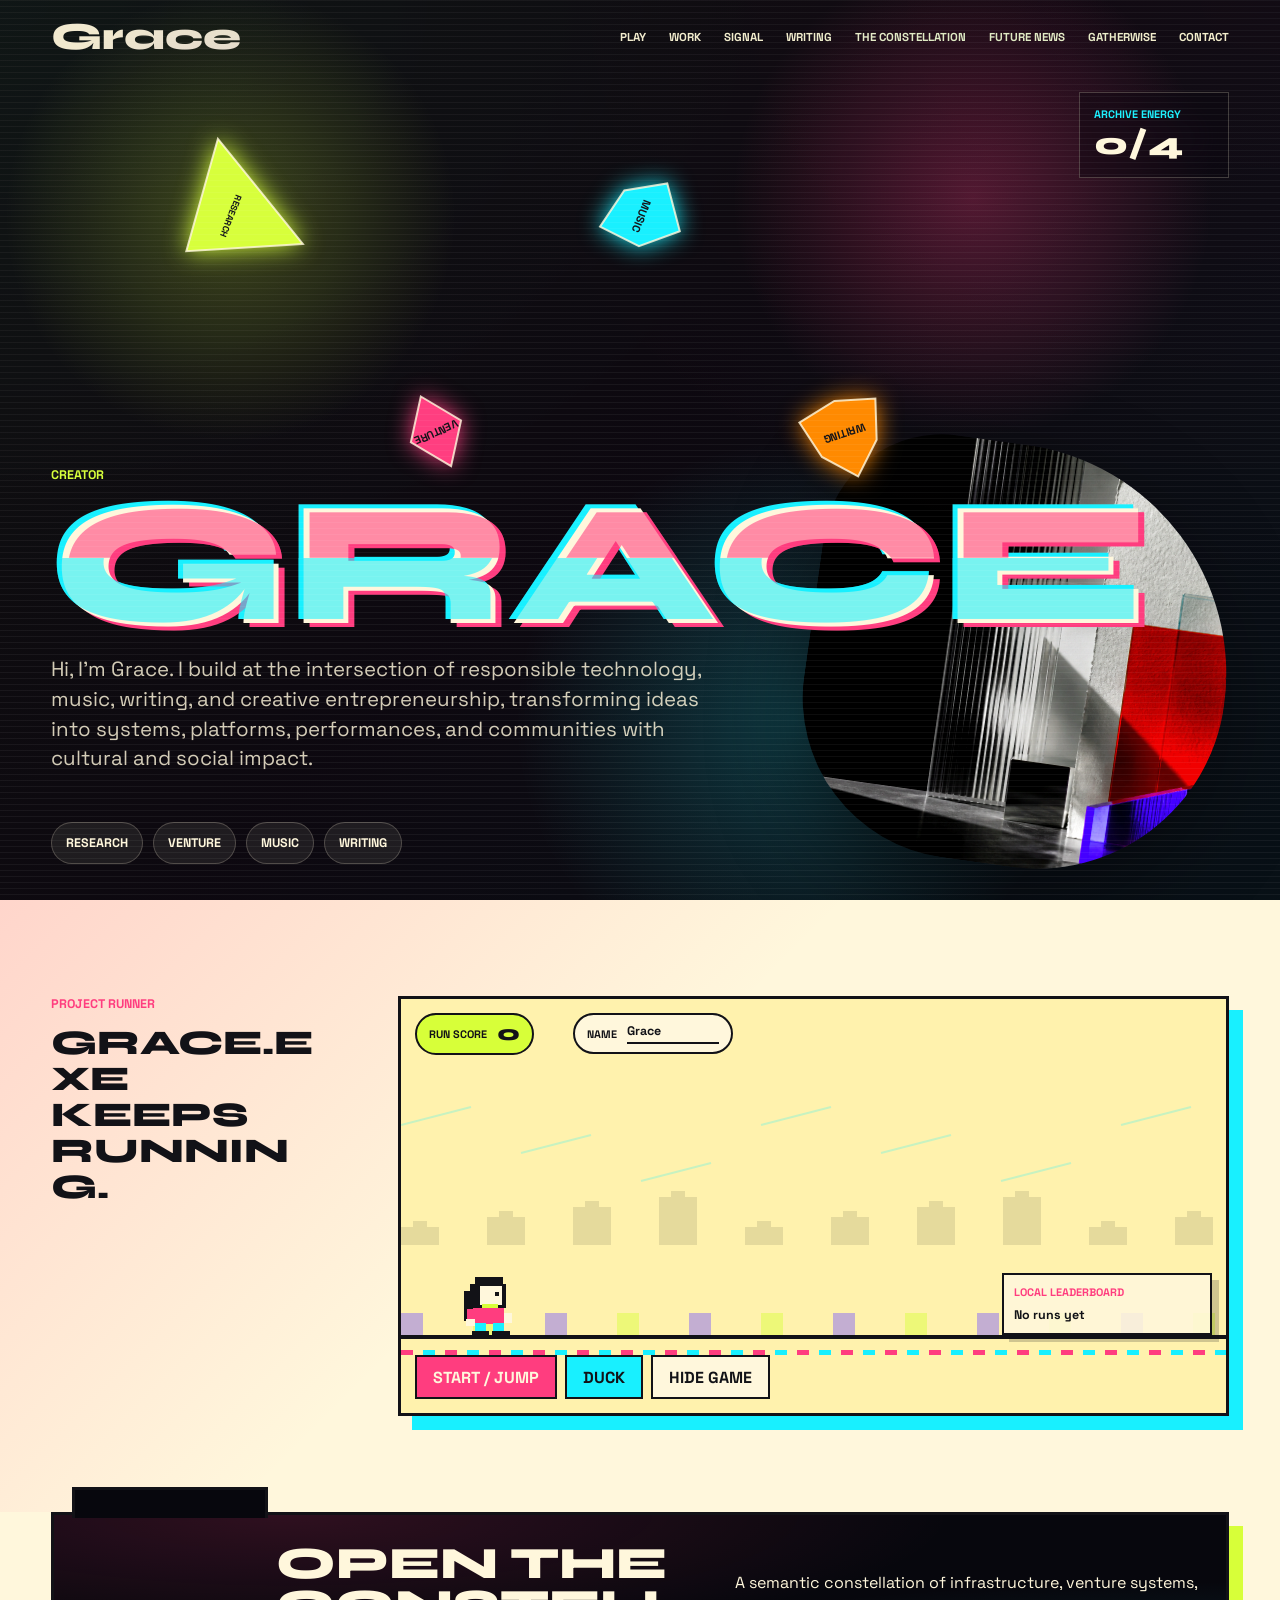
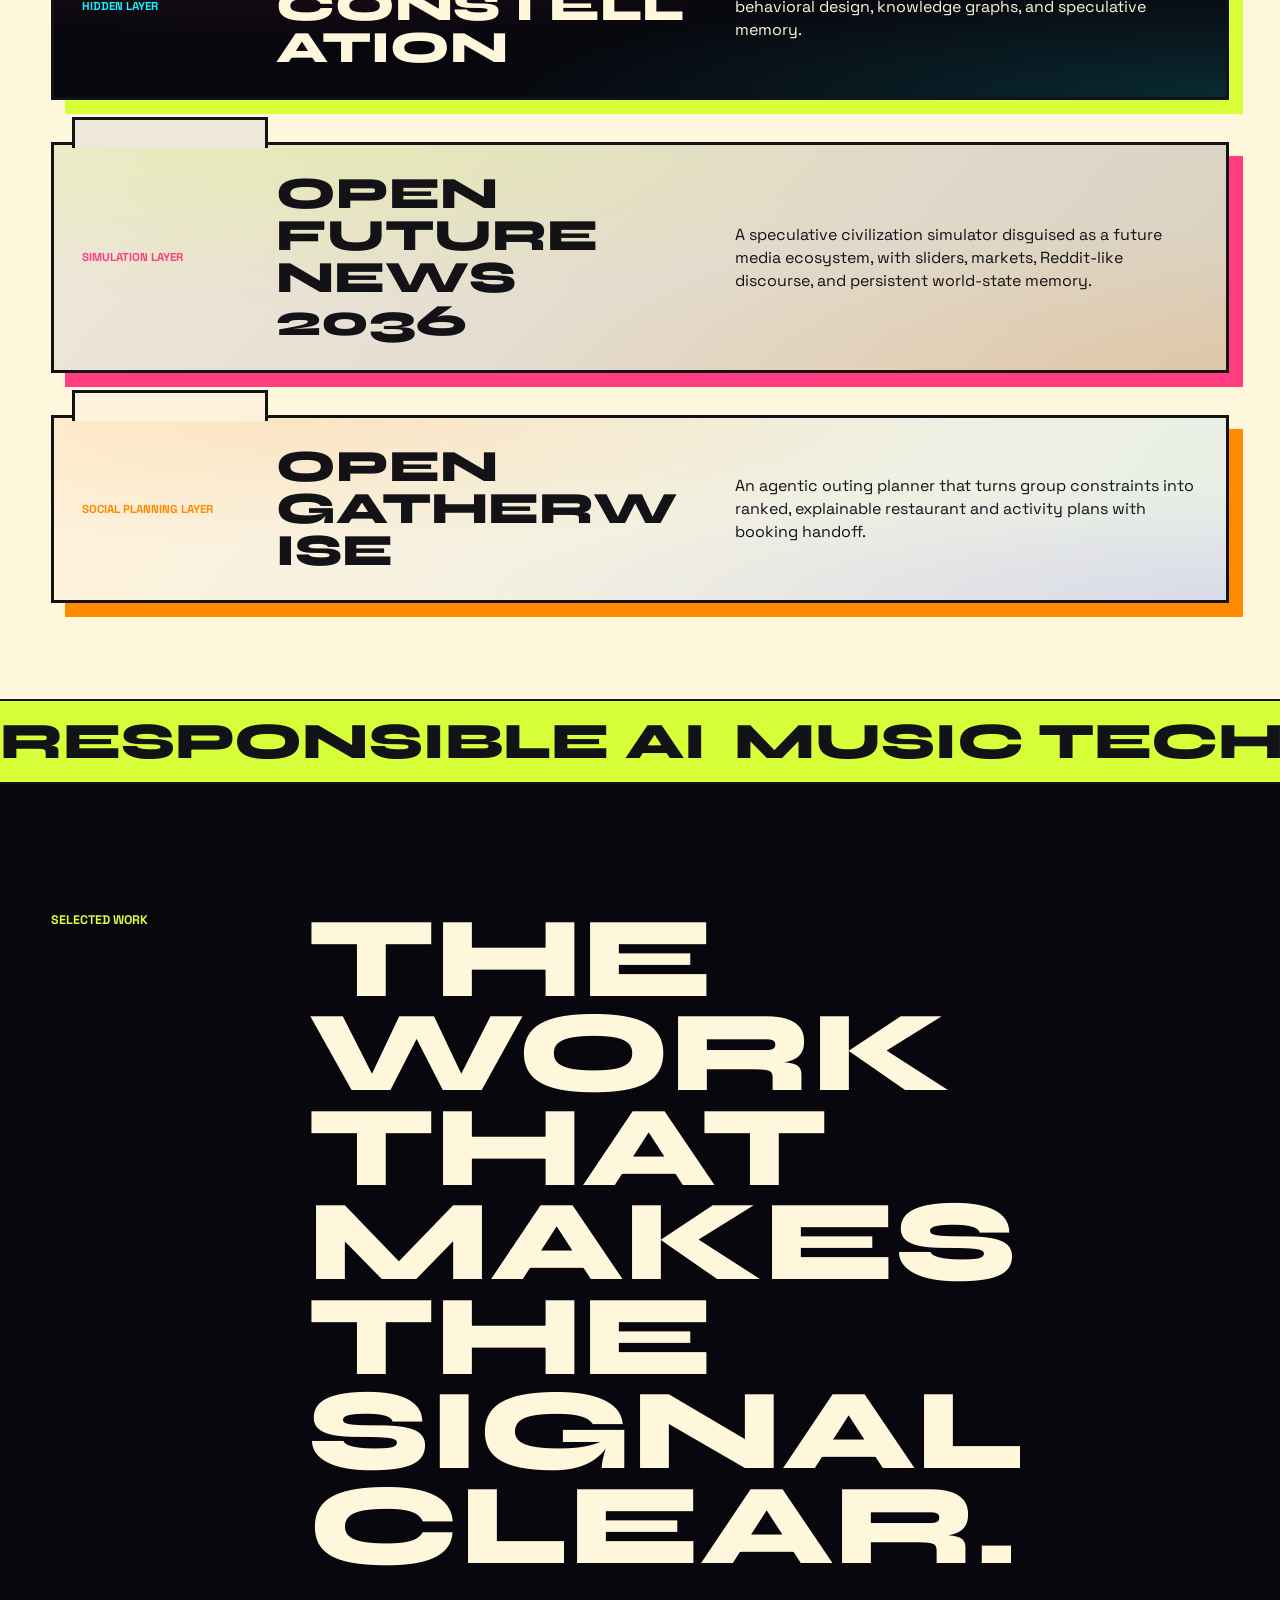
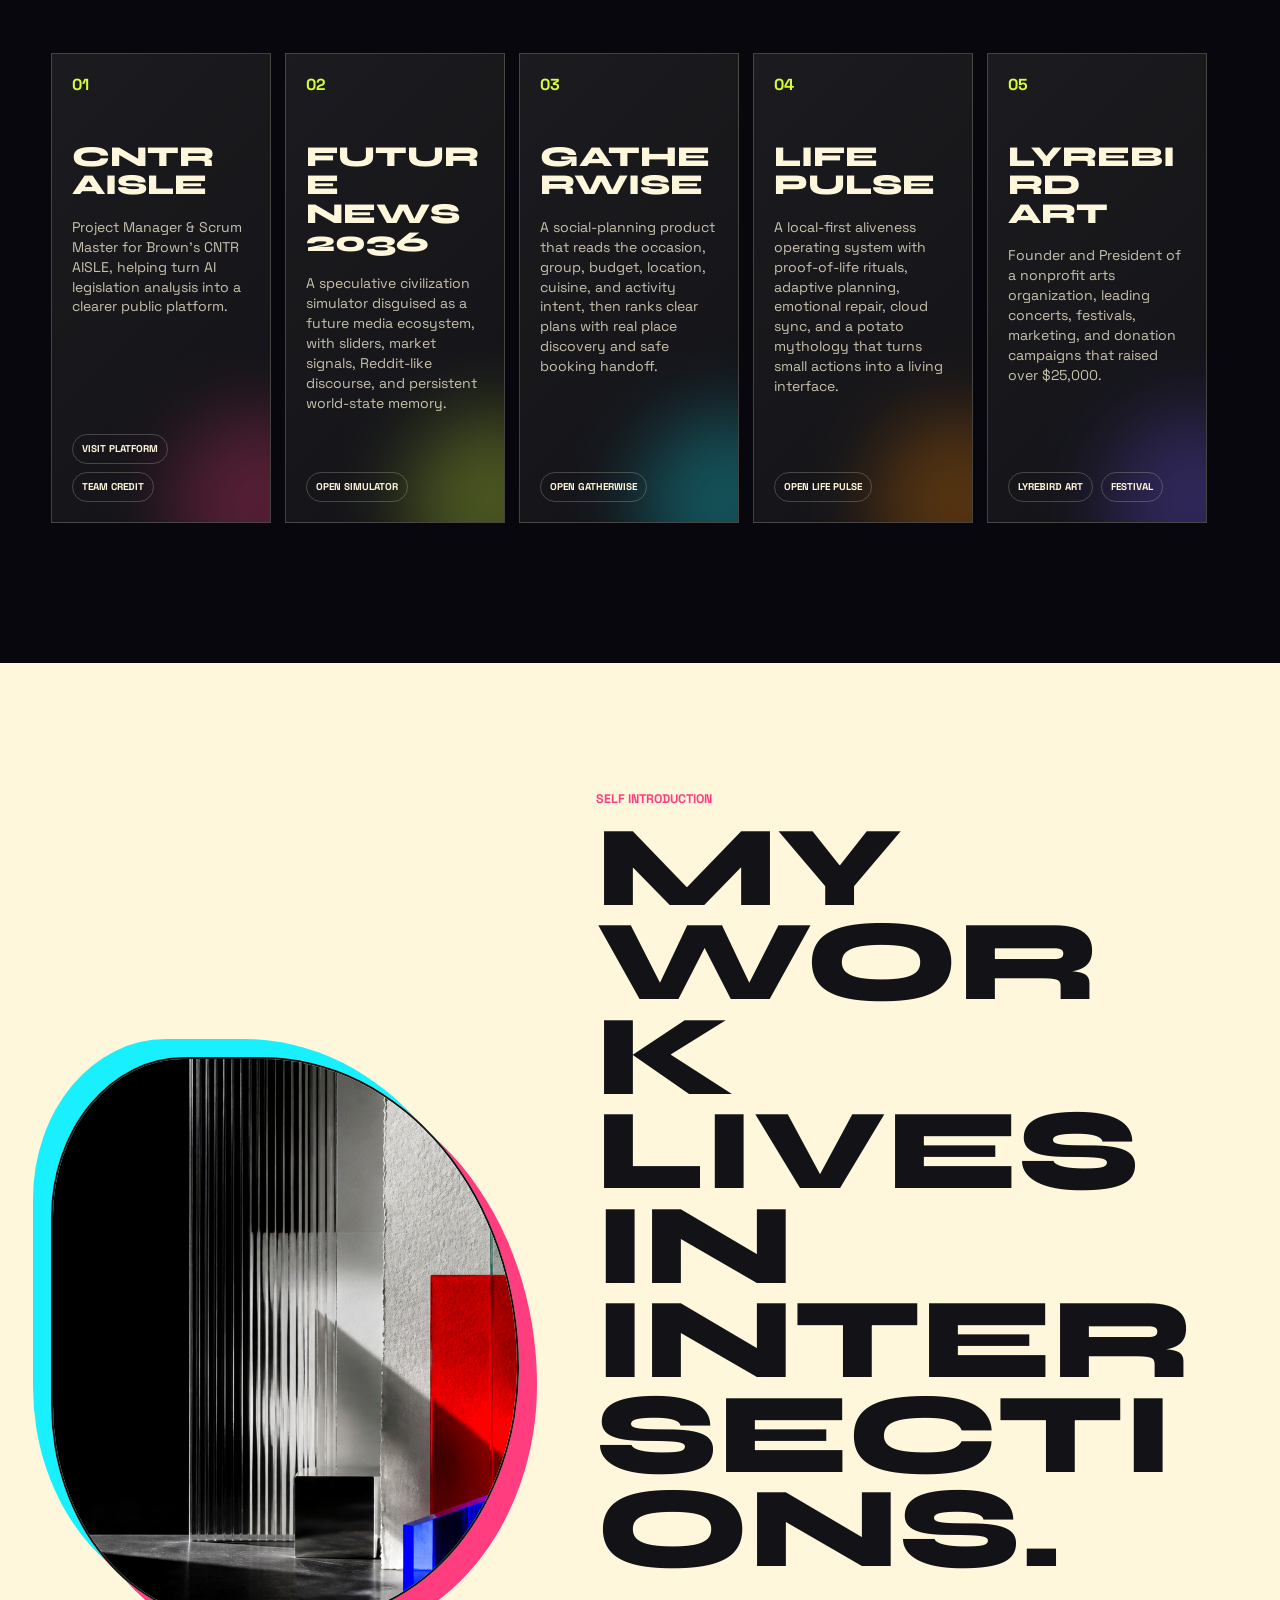
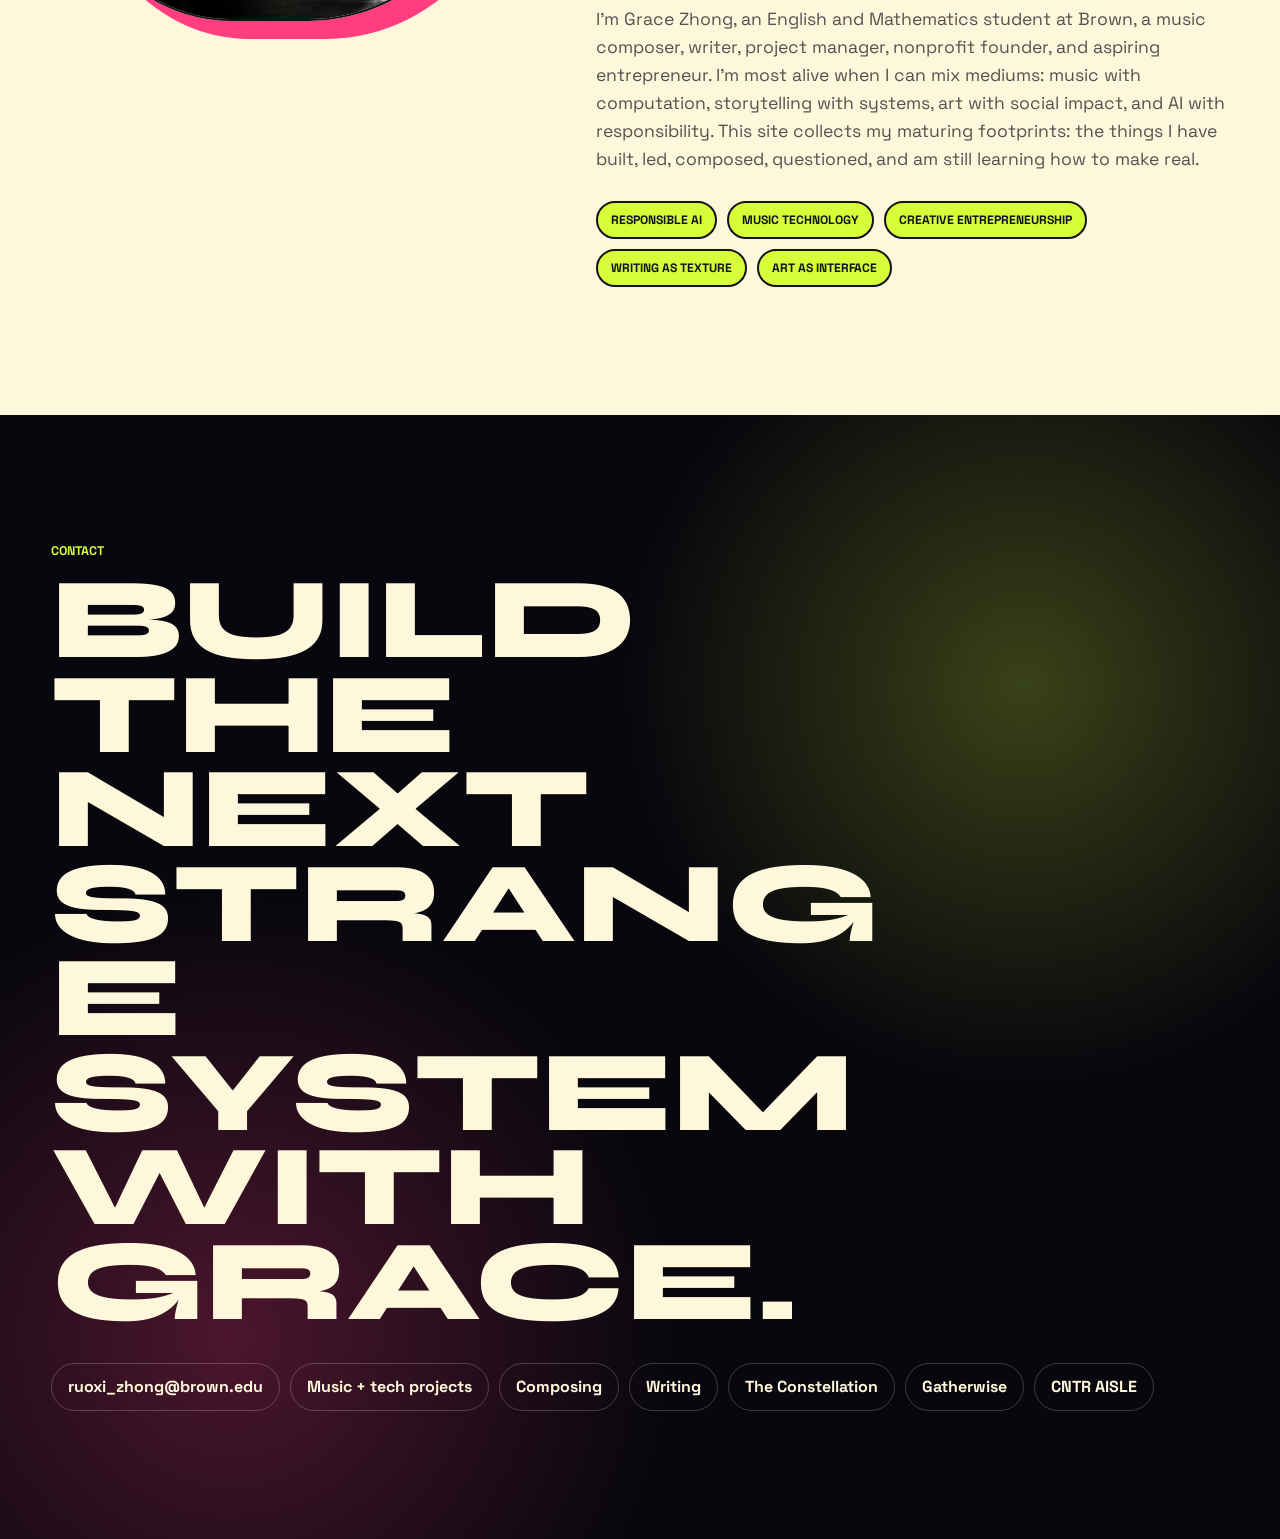
<file: index.html>
<!doctype html>
<html lang="en">
<head>
<meta charset="utf-8"><meta name="viewport" content="width=device-width, initial-scale=1">
<meta name="description" content="Independent Reconstruction of an interactive creative archive, based solely on a frozen text and asset reference pack.">
<title>Grace — Independent Reconstruction</title>
<link rel="stylesheet" href="styles.css"><script src="game-engine.js" defer></script><script src="app.js" defer></script>
</head>
<body id="top">
<header class="site-header"><a class="brand" href="#top">Grace</a><nav aria-label="Main navigation"><a href="#play">Play</a><a href="#work">Work</a><a href="#world">Signal</a><a href="https://www.gracezrx.com/writing.html">Writing</a><a href="https://www.gracezrx.com/memory.html">The Constellation</a><a href="https://www.gracezrx.com/future-news-2036/">Future News</a><a href="https://gatherwise.gracezrx.com/">Gatherwise</a><a href="#contact">Contact</a></nav></header>
<main>
<section class="hero" id="play" aria-label="Creative archive">
<div class="hero-art"><img src="assets/abstract-world.png" alt="" fetchpriority="high"></div><canvas id="archive-canvas" aria-hidden="true"></canvas>
<div class="energy" aria-live="polite" aria-atomic="true"><span>Archive energy</span><strong id="energy-count">0/4</strong></div>
<div class="hero-copy"><p class="eyebrow">creator</p><h1 data-text="GRACE">GRACE</h1><p class="hero-description">Hi, I’m Grace. I build at the intersection of responsible technology, music, writing, and creative entrepreneurship, transforming ideas into systems, platforms, performances, and communities with cultural and social impact.</p></div>
<div class="collect-controls" aria-label="Collect archive fragments"><button type="button" data-collect="research" aria-pressed="false">Research</button><button type="button" data-collect="venture" aria-pressed="false">Venture</button><button type="button" data-collect="music" aria-pressed="false">Music</button><button type="button" data-collect="writing" aria-pressed="false">Writing</button></div>
</section>
<section class="runner-section reveal" aria-labelledby="runner-title"><div class="runner-heading"><p class="eyebrow">project runner</p><h2 id="runner-title">Grace.exe keeps running.</h2></div>
<div class="runner-stage" id="runner-stage"><canvas id="runner-canvas" role="img" aria-label="Pixel runner game. Start or jump with the Start / Jump button, Space or Arrow Up. Hold Duck or Arrow Down to crouch."></canvas>
<div class="score-pill"><span id="score-label">Run score</span><strong id="run-score">0</strong></div><label class="name-pill" for="player-name"><span>Name</span><input id="player-name" name="player-name" type="text" value="Grace" maxlength="14" autocomplete="off" spellcheck="false"></label>
<aside class="leaderboard" aria-labelledby="leaderboard-title"><h3 id="leaderboard-title">Local leaderboard</h3><ol id="leaderboard-list"></ol></aside>
<aside class="project-popup" id="project-popup" aria-live="polite" aria-atomic="true"><p class="eyebrow">Project pop-up</p><h3 id="popup-title">CNTR AISLE</h3><p id="popup-description">Responsible technology platform work at Brown.</p><a id="popup-link" class="project-open" href="https://www.cntr-aisle.org/">Open project</a></aside>
<div class="game-controls"><button id="jump-button" type="button">Start / Jump</button><button id="duck-button" type="button" aria-pressed="false">Duck</button><button id="toggle-game" type="button" aria-expanded="true">Hide game</button></div>
</div></section>
<section class="folders" aria-label="Explore other layers">
<a class="folder folder-dark" href="https://www.gracezrx.com/memory.html#constellation"><span class="folder-label">Hidden layer</span><h2>Open The Constellation</h2><p>A semantic constellation of infrastructure, venture systems, behavioral design, knowledge graphs, and speculative memory.</p></a>
<a class="folder folder-simulation" href="https://www.gracezrx.com/future-news-2036/"><span class="folder-label">Simulation layer</span><h2>Open Future News 2036</h2><p>A speculative civilization simulator disguised as a future media ecosystem, with sliders, markets, Reddit-like discourse, and persistent world-state memory.</p></a>
<a class="folder folder-social" href="https://gatherwise.gracezrx.com/"><span class="folder-label">Social planning layer</span><h2>Open Gatherwise</h2><p>An agentic outing planner that turns group constraints into ranked, explainable restaurant and activity plans with booking handoff.</p></a>
</section>
<div class="marquee" aria-label="responsible ai, music tech, creative systems, entrepreneurship, writing, code, community, art as interface"><div class="marquee-track" aria-hidden="true"><span>responsible ai</span><span>music tech</span><span>creative systems</span><span>entrepreneurship</span><span>writing</span><span>code</span><span>community</span><span>art as interface</span></div></div>
<section class="work-section section-pad reveal" id="work" aria-labelledby="work-title"><div class="work-heading"><p class="eyebrow">selected work</p><h2 class="large-heading" id="work-title">The work that makes the signal clear.</h2></div>
<div class="work-track" role="region" aria-label="Seven selected projects; scroll horizontally" tabindex="0">
<article class="work-card reveal" id="work-research" style="--card-glow:var(--pink)"><span class="work-number">01</span><h3>CNTR AISLE</h3><p>Project Manager &amp; Scrum Master for Brown's CNTR AISLE, helping turn AI legislation analysis into a clearer public platform.</p><div class="work-links"><a href="https://www.cntr-aisle.org/">Visit platform</a><a href="https://www.cntr-aisle.org/our-team">Team credit</a></div></article>
<article class="work-card reveal" style="--card-glow:var(--lime)"><span class="work-number">02</span><h3>Future News 2036</h3><p>A speculative civilization simulator disguised as a future media ecosystem, with sliders, market signals, Reddit-like discourse, and persistent world-state memory.</p><div class="work-links"><a href="https://www.gracezrx.com/future-news-2036/">Open simulator</a></div></article>
<article class="work-card reveal" style="--card-glow:var(--cyan)"><span class="work-number">03</span><h3>Gatherwise</h3><p>A social-planning product that reads the occasion, group, budget, location, cuisine, and activity intent, then ranks clear plans with real place discovery and safe booking handoff.</p><div class="work-links"><a href="https://gatherwise.gracezrx.com/">Open Gatherwise</a></div></article>
<article class="work-card reveal" style="--card-glow:var(--orange)"><span class="work-number">04</span><h3>Life Pulse</h3><p>A local-first aliveness operating system with proof-of-life rituals, adaptive planning, emotional repair, cloud sync, and a potato mythology that turns small actions into a living interface.</p><div class="work-links"><a href="https://lifepulse.gracezrx.com/">Open Life Pulse</a></div></article>
<article class="work-card reveal" id="work-venture" style="--card-glow:var(--purple)"><span class="work-number">05</span><h3>Lyrebird Art</h3><p>Founder and President of a nonprofit arts organization, leading concerts, festivals, marketing, and donation campaigns that raised over $25,000.</p><div class="work-links"><a href="https://lyrebirdart.com/">Lyrebird Art</a><a href="https://gracezhong.me/2023-june-lyrebird-art-festival/">Festival</a></div></article>
<article class="work-card reveal" id="work-music" style="--card-glow:var(--pink)"><span class="work-number">06</span><h3>Music x Tech</h3><p>Music as a system: MyMusicID, Euterpe.io operations, math-and-music research, and original compositions for cinematic worlds.</p><div class="work-links"><a href="https://gracezhong.me/my-music-id/">MyMusicID</a><a href="https://gracezhong.me/euterpe-io-internship/">Euterpe.io</a><a href="https://gracezhong.me/math-and-music/">Math + Music</a><a href="https://gracezhong.me/composing-performing/">Compositions</a></div></article>
<article class="work-card reveal" id="work-writing" style="--card-glow:var(--cyan)"><span class="work-number">07</span><h3>Awarded Writing</h3><p>Scholastic-recognized fiction and poetry, including a Short Story Gold Key, flash fiction mentions, and emotionally layered writing.</p><div class="work-links"><a href="https://www.gracezrx.com/writing.html">Gold Key story</a><a href="https://www.gracezrx.com/writing.html">Writing archive</a></div></article>
</div></section>
<section class="world-section section-pad reveal" id="world" aria-labelledby="world-title"><div class="world-art"><img src="assets/abstract-world.png" alt="Abstract arrangement of black architectural materials, textured paper, glass, a circular mirror, and translucent red and blue blocks." loading="lazy"></div><div class="world-copy"><p class="eyebrow">self introduction</p><h2 class="large-heading" id="world-title">My work lives in intersections.</h2><p class="world-description">I’m Grace Zhong, an English and Mathematics student at Brown, a music composer, writer, project manager, nonprofit founder, and aspiring entrepreneur. I’m most alive when I can mix mediums: music with computation, storytelling with systems, art with social impact, and AI with responsibility. This site collects my maturing footprints: the things I have built, led, composed, questioned, and am still learning how to make real.</p><div class="world-tags"><span>Responsible AI</span><span>Music technology</span><span>Creative entrepreneurship</span><span>Writing as texture</span><span>Art as interface</span></div></div></section>
<footer class="contact-section section-pad reveal" id="contact"><p class="eyebrow">contact</p><h2 class="large-heading">Build the next strange system with Grace.</h2><div class="contact-links"><a href="mailto:ruoxi_zhong@brown.edu">ruoxi_zhong@brown.edu</a><a href="https://gracezhong.me/math-tech-social-music-projects/">Music + tech projects</a><a href="https://gracezhong.me/composing-performing/">Composing</a><a href="https://www.gracezrx.com/writing.html">Writing</a><a href="https://www.gracezrx.com/memory.html">The Constellation</a><a href="https://gatherwise.gracezrx.com/">Gatherwise</a><a href="https://www.cntr-aisle.org/">CNTR AISLE</a></div></footer>
</main></body></html>
</file>
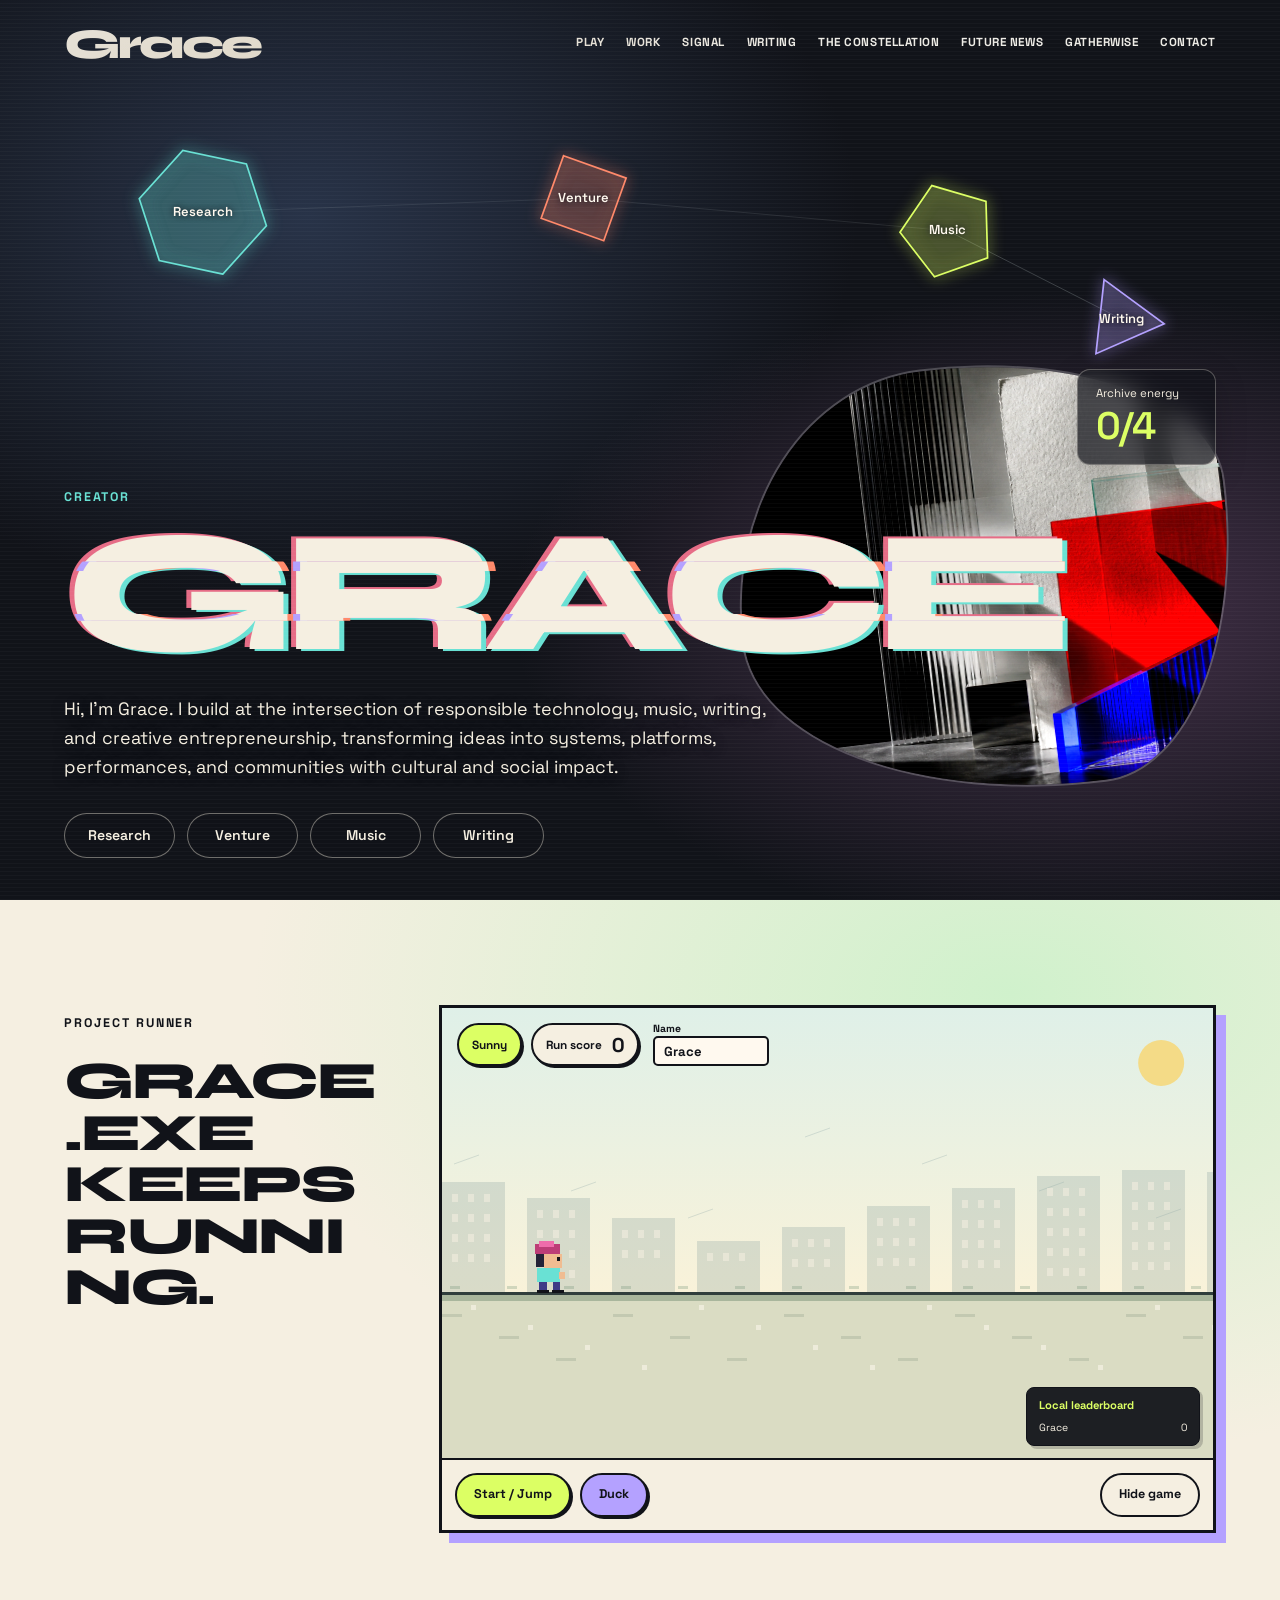
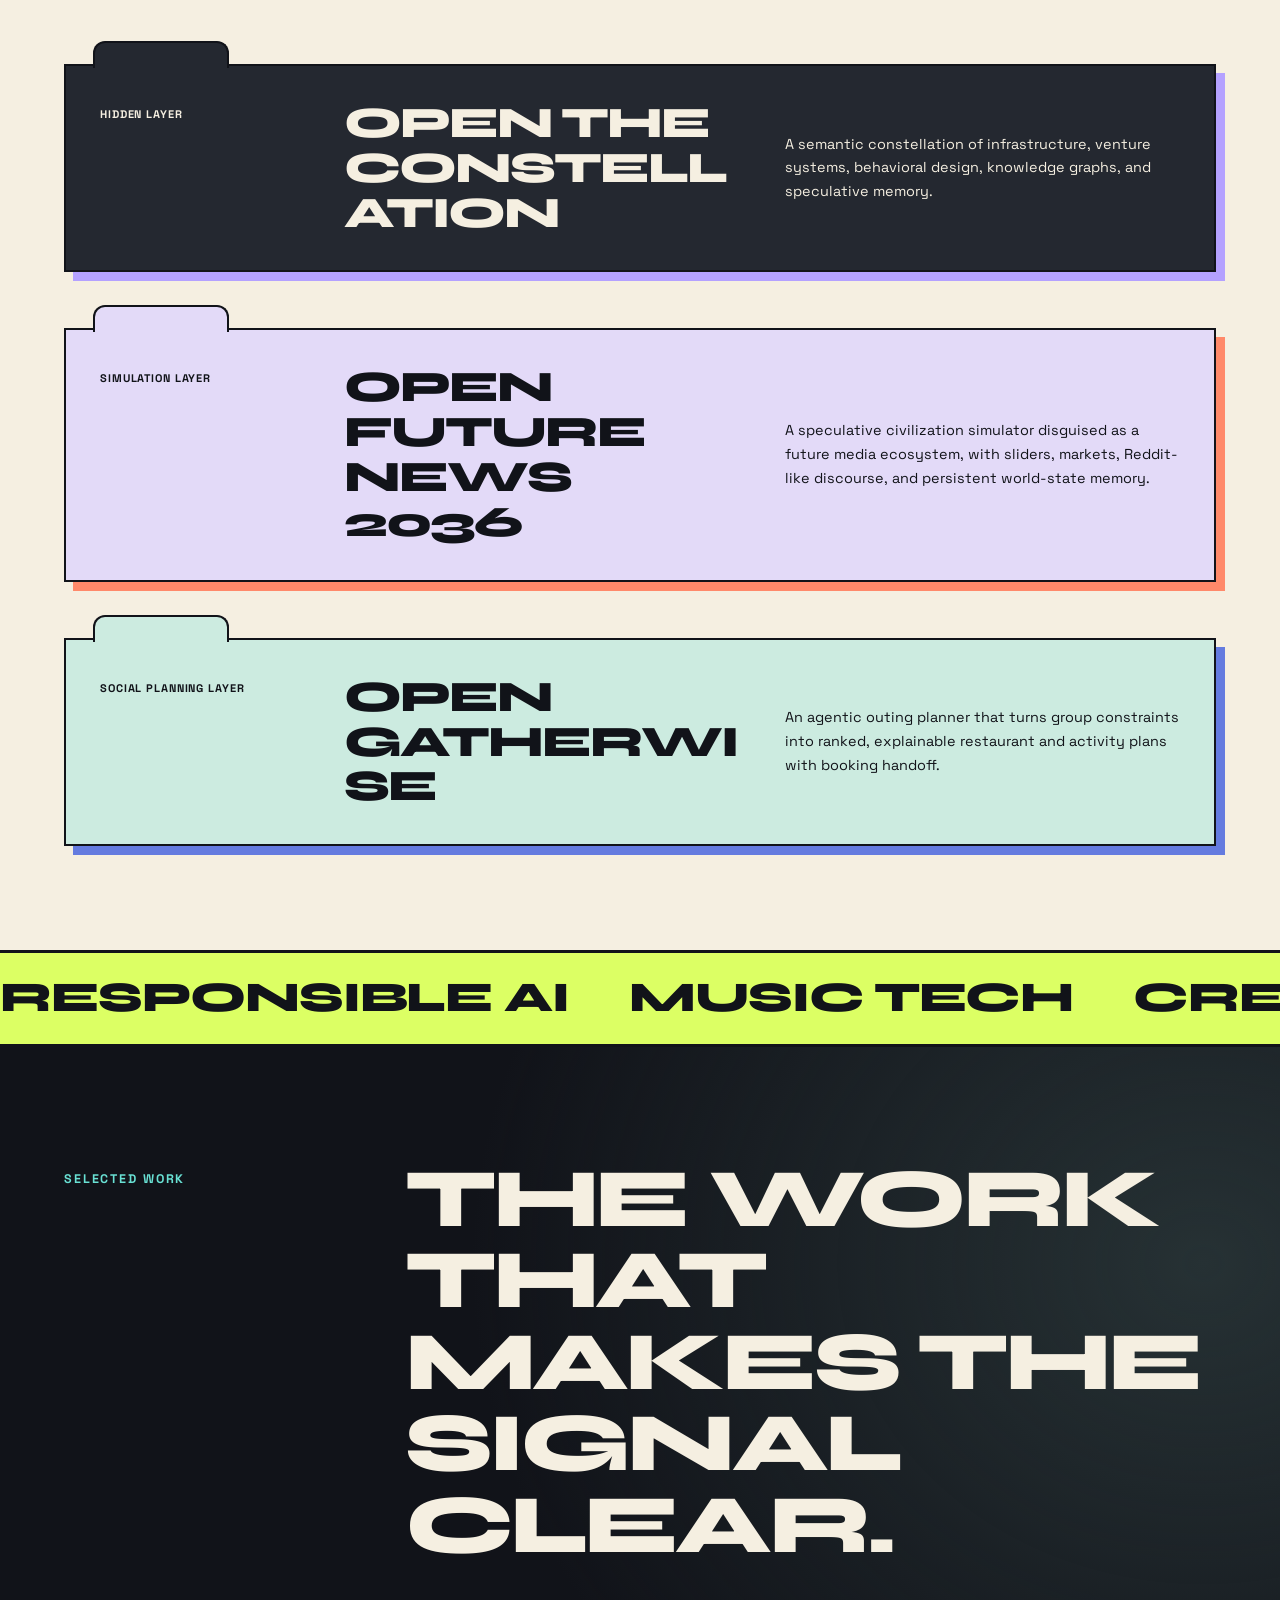
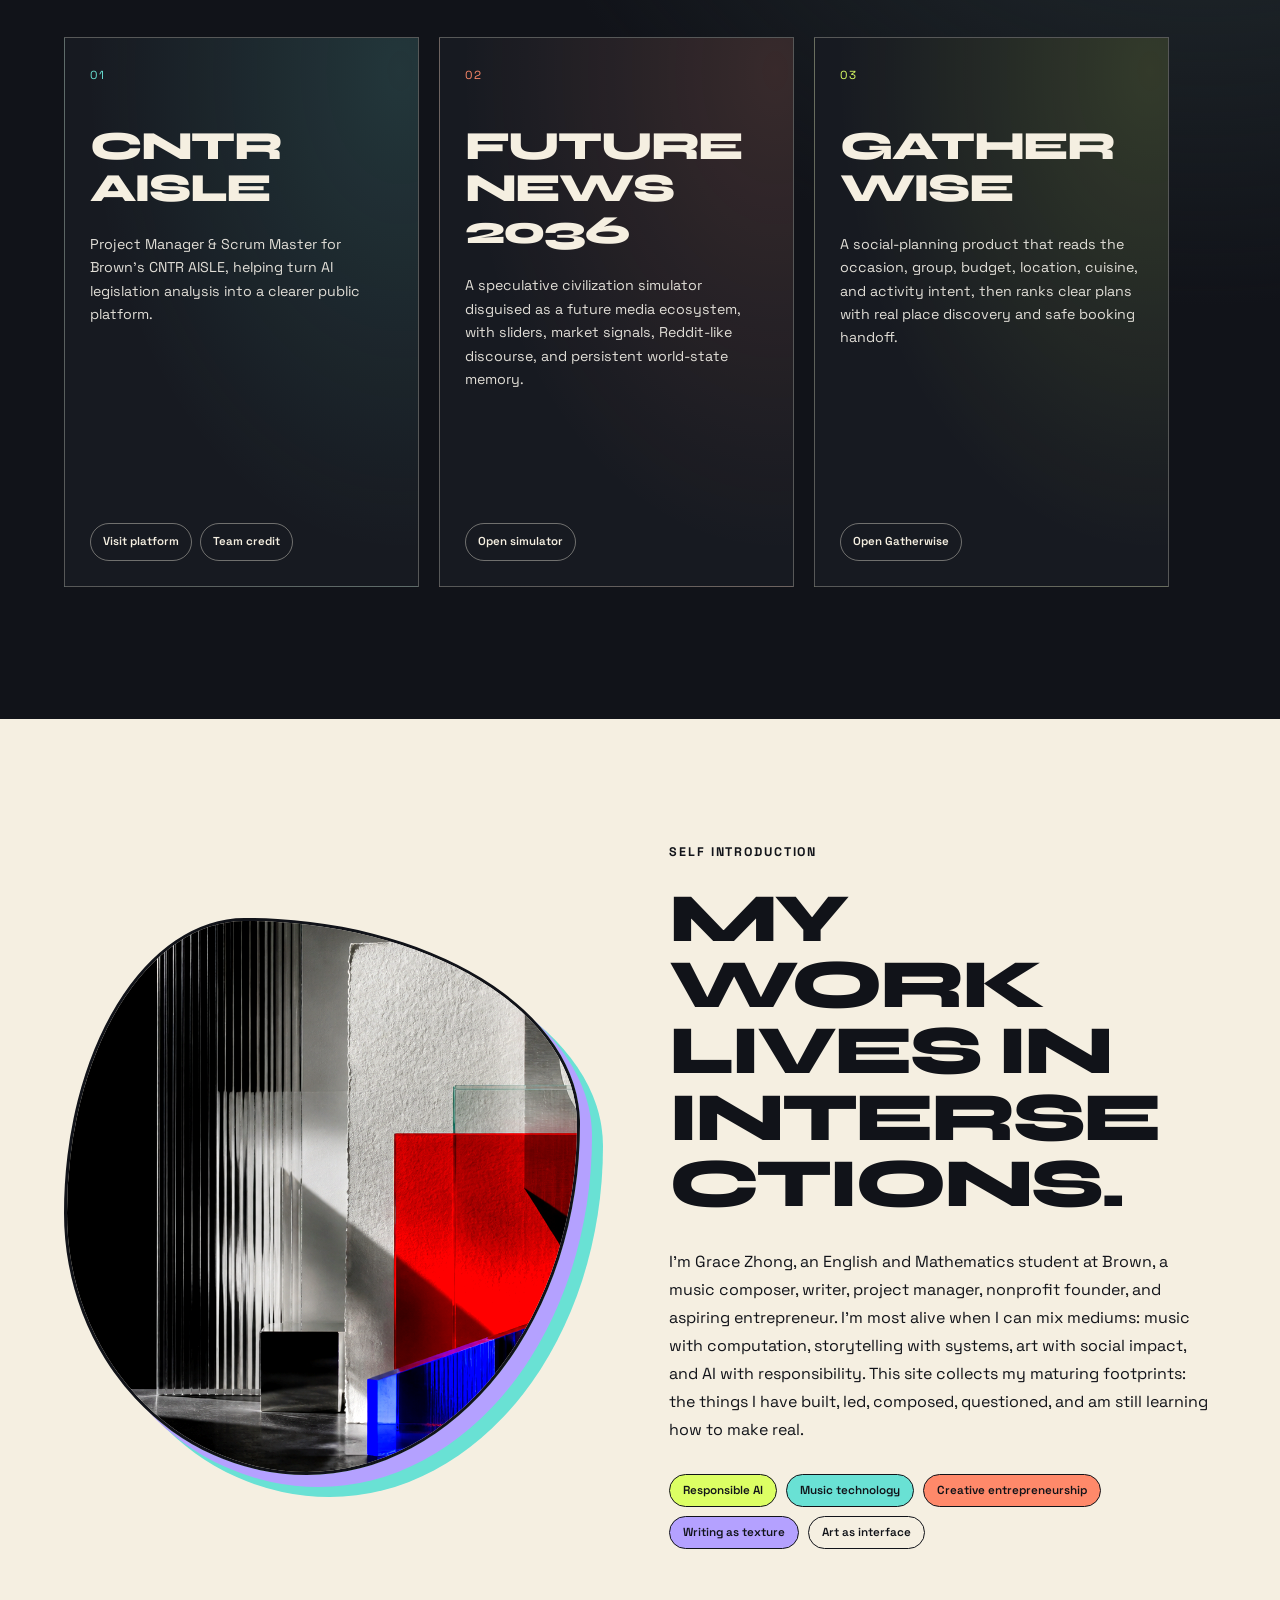
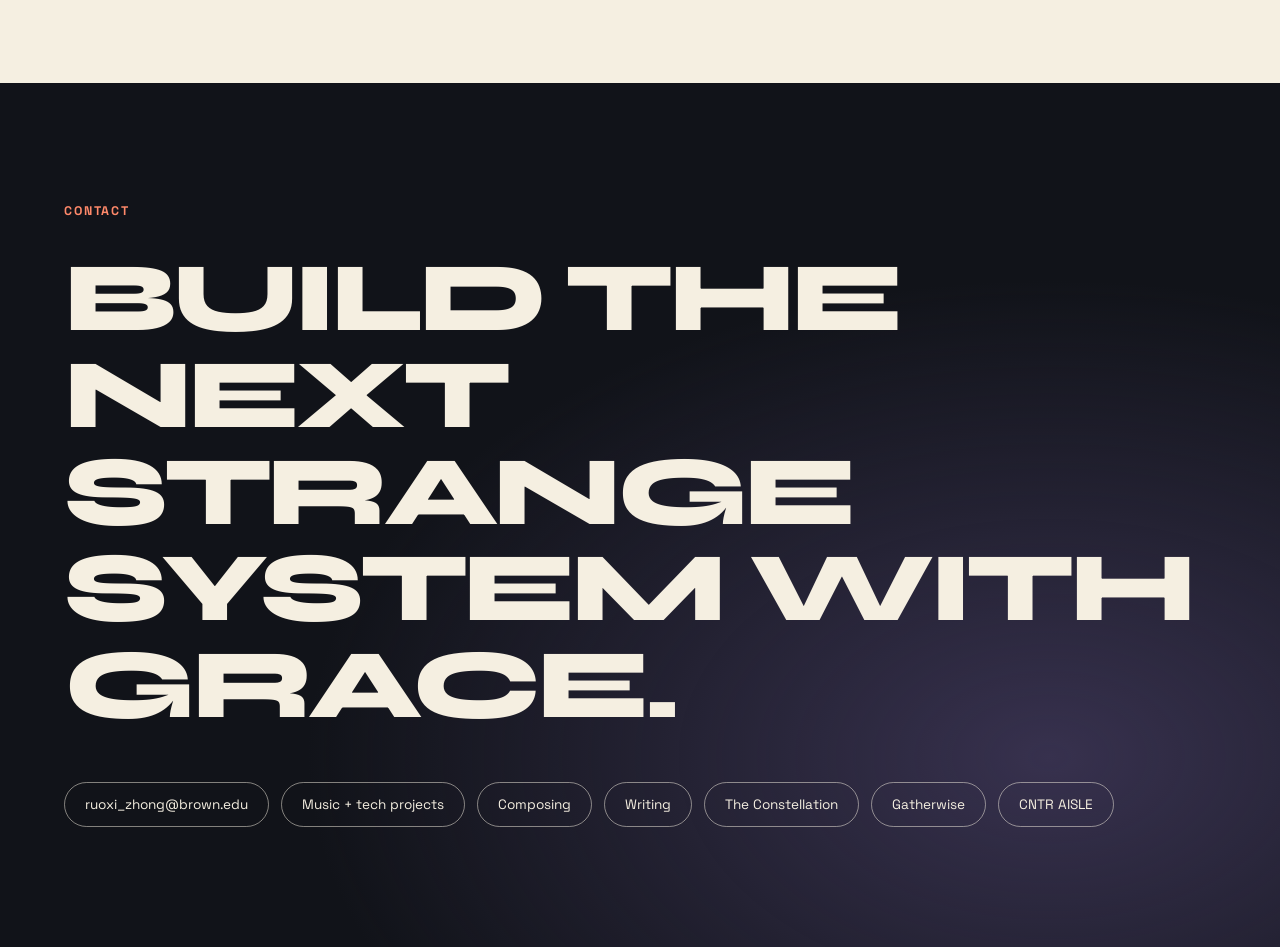
<file: effects-astra/index.html>
<!doctype html>
<html lang="en">
<head>
  <meta charset="utf-8">
  <meta name="viewport" content="width=device-width, initial-scale=1">
  <meta name="theme-color" content="#111319">
  <meta name="description" content="Grace Zhong — responsible technology, music, writing, and creative entrepreneurship.">
  <title>Grace — Independent Effects Reconstruction</title>
  <link rel="stylesheet" href="styles.css">
  <script src="main.js" defer></script>
</head>
<body id="top">
  <header class="site-header">
    <a class="brand" href="#top">Grace</a>
    <nav aria-label="Main navigation">
      <a href="#play">Play</a>
      <a href="#work">Work</a>
      <a href="#world">Signal</a>
      <a href="https://www.gracezrx.com/writing.html">Writing</a>
      <a href="https://www.gracezrx.com/memory.html">The Constellation</a>
      <a href="https://www.gracezrx.com/future-news-2036/">Future News</a>
      <a href="https://gatherwise.gracezrx.com/">Gatherwise</a>
      <a href="#contact">Contact</a>
    </nav>
  </header>

  <main>
    <section class="hero" id="play" aria-labelledby="grace-heading">
      <div class="hero-image" aria-hidden="true"><img src="assets/abstract-world.png" alt="" fetchpriority="high"></div>
      <canvas id="fragment-canvas" aria-hidden="true"></canvas>
      <div class="energy" role="status" aria-live="polite" aria-atomic="true">
        <span>Archive energy</span>
        <strong id="energy-count">0/4</strong>
      </div>
      <div class="hero-content">
        <div class="hero-copy">
          <p class="eyebrow creator">creator</p>
          <h1 id="grace-heading" class="glitch" data-text="GRACE">GRACE</h1>
          <p class="hero-introduction">Hi, I’m Grace. I build at the intersection of responsible technology, music, writing, and creative entrepreneurship, transforming ideas into systems, platforms, performances, and communities with cultural and social impact.</p>
        </div>
        <div class="collection-controls" role="group" aria-label="Collect archive fragments">
          <button type="button" data-collect="research" aria-pressed="false" style="--accent:#69e1d4">Research</button>
          <button type="button" data-collect="venture" aria-pressed="false" style="--accent:#ff896a">Venture</button>
          <button type="button" data-collect="music" aria-pressed="false" style="--accent:#dcff64">Music</button>
          <button type="button" data-collect="writing" aria-pressed="false" style="--accent:#b4a1ff">Writing</button>
        </div>
      </div>
    </section>

    <section class="runner-section" aria-labelledby="runner-heading">
      <div class="runner-introduction reveal">
        <p class="eyebrow">project runner</p>
        <h2 id="runner-heading">Grace.exe keeps running.</h2>
      </div>
      <div class="game-shell" id="game-shell">
        <div id="game-display">
          <div class="game-stage" id="game-stage">
            <canvas id="runner-canvas" aria-hidden="true"></canvas>
            <div class="game-hud">
              <span class="weather-pill" id="weather-label" role="status" aria-live="polite">Sunny</span>
              <div class="score-pill"><span>Run score</span><strong id="run-score">0</strong></div>
              <label class="name-field" for="runner-name"><span>Name</span><input id="runner-name" name="name" type="text" value="Grace" maxlength="14" autocomplete="off" spellcheck="false" enterkeyhint="done"></label>
            </div>
            <aside class="leaderboard" aria-labelledby="leaderboard-title">
              <h3 id="leaderboard-title">Local leaderboard</h3>
              <ol id="score-list"><li aria-label="No saved scores. Grace 0."><span>Grace</span><span>0</span></li></ol>
            </aside>
            <aside class="project-popup" id="project-popup" aria-hidden="true" aria-labelledby="recommendation-title">
              <p class="eyebrow">Project pop-up</p>
              <h3 id="recommendation-title">CNTR AISLE</h3>
              <p id="recommendation-description">Responsible technology platform work at Brown.</p>
              <a id="recommendation-link" href="https://www.cntr-aisle.org/" tabindex="-1">Open project</a>
            </aside>
          </div>
        </div>
        <div class="game-controls">
          <button id="start-jump" type="button" aria-describedby="game-instructions">Start / Jump</button>
          <button id="duck" type="button" aria-describedby="game-instructions">Duck</button>
          <button id="game-toggle" type="button" aria-expanded="true" aria-controls="game-display">Hide game</button>
        </div>
      </div>
      <p id="game-instructions" class="visually-hidden">Use Start / Jump, click the game picture, or press Space or Arrow Up to start. Use the same action again to jump. Hold Duck or Arrow Down to crouch. Hiding the game does not pause it. Scores are saved only to this browser when a run ends in a collision.</p>
      <p id="runner-announcement" class="visually-hidden" role="status" aria-live="polite" aria-atomic="true"></p>
    </section>

    <section class="folders" aria-label="Explore the project layers">
      <a class="folder folder-constellation" href="https://www.gracezrx.com/memory.html#constellation">
        <span class="folder-category">Hidden layer</span>
        <h2>Open The Constellation</h2>
        <p>A semantic constellation of infrastructure, venture systems, behavioral design, knowledge graphs, and speculative memory.</p>
      </a>
      <a class="folder folder-future" href="https://www.gracezrx.com/future-news-2036/">
        <span class="folder-category">Simulation layer</span>
        <h2>Open Future News 2036</h2>
        <p>A speculative civilization simulator disguised as a future media ecosystem, with sliders, markets, Reddit-like discourse, and persistent world-state memory.</p>
      </a>
      <a class="folder folder-gatherwise" href="https://gatherwise.gracezrx.com/">
        <span class="folder-category">Social planning layer</span>
        <h2>Open Gatherwise</h2>
        <p>An agentic outing planner that turns group constraints into ranked, explainable restaurant and activity plans with booking handoff.</p>
      </a>
    </section>

    <div class="theme-banner" aria-label="Creative themes">
      <div class="theme-track">
        <div class="theme-group"><span>responsible ai</span><span>music tech</span><span>creative systems</span><span>entrepreneurship</span><span>writing</span><span>code</span><span>community</span><span>art as interface</span></div>
        <div class="theme-group" aria-hidden="true"><span>responsible ai</span><span>music tech</span><span>creative systems</span><span>entrepreneurship</span><span>writing</span><span>code</span><span>community</span><span>art as interface</span></div>
      </div>
    </div>

    <section class="work-section" id="work" aria-labelledby="work-heading">
      <div class="section-heading reveal">
        <p class="eyebrow">selected work</p>
        <h2 id="work-heading">The work that makes the signal clear.</h2>
      </div>
      <div class="work-track" tabindex="0" role="region" aria-label="Selected work, horizontally scrollable">
        <article class="work-card reveal" data-project="research" style="--accent:#69e1d4;--glow:#69e1d424">
          <span class="project-number">01</span>
          <h3>CNTR AISLE</h3>
          <p>Project Manager &amp; Scrum Master for Brown's CNTR AISLE, helping turn AI legislation analysis into a clearer public platform.</p>
          <div class="project-links"><a href="https://www.cntr-aisle.org/">Visit platform</a><a href="https://www.cntr-aisle.org/our-team">Team credit</a></div>
        </article>
        <article class="work-card reveal" style="--accent:#ff896a;--glow:#ff896a24">
          <span class="project-number">02</span>
          <h3>Future News 2036</h3>
          <p>A speculative civilization simulator disguised as a future media ecosystem, with sliders, market signals, Reddit-like discourse, and persistent world-state memory.</p>
          <div class="project-links"><a href="https://www.gracezrx.com/future-news-2036/">Open simulator</a></div>
        </article>
        <article class="work-card reveal" style="--accent:#dcff64;--glow:#dcff6424">
          <span class="project-number">03</span>
          <h3>Gatherwise</h3>
          <p>A social-planning product that reads the occasion, group, budget, location, cuisine, and activity intent, then ranks clear plans with real place discovery and safe booking handoff.</p>
          <div class="project-links"><a href="https://gatherwise.gracezrx.com/">Open Gatherwise</a></div>
        </article>
        <article class="work-card reveal" style="--accent:#f19dca;--glow:#f19dca24">
          <span class="project-number">04</span>
          <h3>Life Pulse</h3>
          <p>A local-first aliveness operating system with proof-of-life rituals, adaptive planning, emotional repair, cloud sync, and a potato mythology that turns small actions into a living interface.</p>
          <div class="project-links"><a href="https://lifepulse.gracezrx.com/">Open Life Pulse</a></div>
        </article>
        <article class="work-card reveal" data-project="venture" style="--accent:#ff896a;--glow:#ff896a24">
          <span class="project-number">05</span>
          <h3>Lyrebird Art</h3>
          <p>Founder and President of a nonprofit arts organization, leading concerts, festivals, marketing, and donation campaigns that raised over $25,000.</p>
          <div class="project-links"><a href="https://lyrebirdart.com/">Lyrebird Art</a><a href="https://gracezhong.me/2023-june-lyrebird-art-festival/">Festival</a></div>
        </article>
        <article class="work-card reveal" data-project="music" style="--accent:#dcff64;--glow:#dcff6424">
          <span class="project-number">06</span>
          <h3>Music x Tech</h3>
          <p>Music as a system: MyMusicID, Euterpe.io operations, math-and-music research, and original compositions for cinematic worlds.</p>
          <div class="project-links"><a href="https://gracezhong.me/my-music-id/">MyMusicID</a><a href="https://gracezhong.me/euterpe-io-internship/">Euterpe.io</a><a href="https://gracezhong.me/math-and-music/">Math + Music</a><a href="https://gracezhong.me/composing-performing/">Compositions</a></div>
        </article>
        <article class="work-card reveal" data-project="writing" style="--accent:#b4a1ff;--glow:#b4a1ff24">
          <span class="project-number">07</span>
          <h3>Awarded Writing</h3>
          <p>Scholastic-recognized fiction and poetry, including a Short Story Gold Key, flash fiction mentions, and emotionally layered writing.</p>
          <div class="project-links"><a href="https://www.gracezrx.com/writing.html">Gold Key story</a><a href="https://www.gracezrx.com/writing.html">Writing archive</a></div>
        </article>
      </div>
    </section>

    <section class="about-section" id="world" aria-labelledby="about-heading">
      <div class="about-image"><img src="assets/abstract-world.png" alt="Abstract still life of glass, paper, architectural materials, a circular mirror, and translucent red and blue blocks." loading="lazy"></div>
      <div class="about-copy reveal">
        <p class="eyebrow">self introduction</p>
        <h2 id="about-heading">My work lives in intersections.</h2>
        <p>I’m Grace Zhong, an English and Mathematics student at Brown, a music composer, writer, project manager, nonprofit founder, and aspiring entrepreneur. I’m most alive when I can mix mediums: music with computation, storytelling with systems, art with social impact, and AI with responsibility. This site collects my maturing footprints: the things I have built, led, composed, questioned, and am still learning how to make real.</p>
        <div class="about-tags"><span>Responsible AI</span><span>Music technology</span><span>Creative entrepreneurship</span><span>Writing as texture</span><span>Art as interface</span></div>
      </div>
    </section>

    <section class="contact-section" id="contact" aria-labelledby="contact-heading">
      <div class="contact-copy reveal">
        <p class="eyebrow">contact</p>
        <h2 id="contact-heading">Build the next strange system with Grace.</h2>
        <div class="contact-links">
          <a href="mailto:ruoxi_zhong@brown.edu">ruoxi_zhong@brown.edu</a>
          <a href="https://gracezhong.me/math-tech-social-music-projects/">Music + tech projects</a>
          <a href="https://gracezhong.me/composing-performing/">Composing</a>
          <a href="https://www.gracezrx.com/writing.html">Writing</a>
          <a href="https://www.gracezrx.com/memory.html">The Constellation</a>
          <a href="https://gatherwise.gracezrx.com/">Gatherwise</a>
          <a href="https://www.cntr-aisle.org/">CNTR AISLE</a>
        </div>
      </div>
    </section>
  </main>
</body>
</html>
</file>
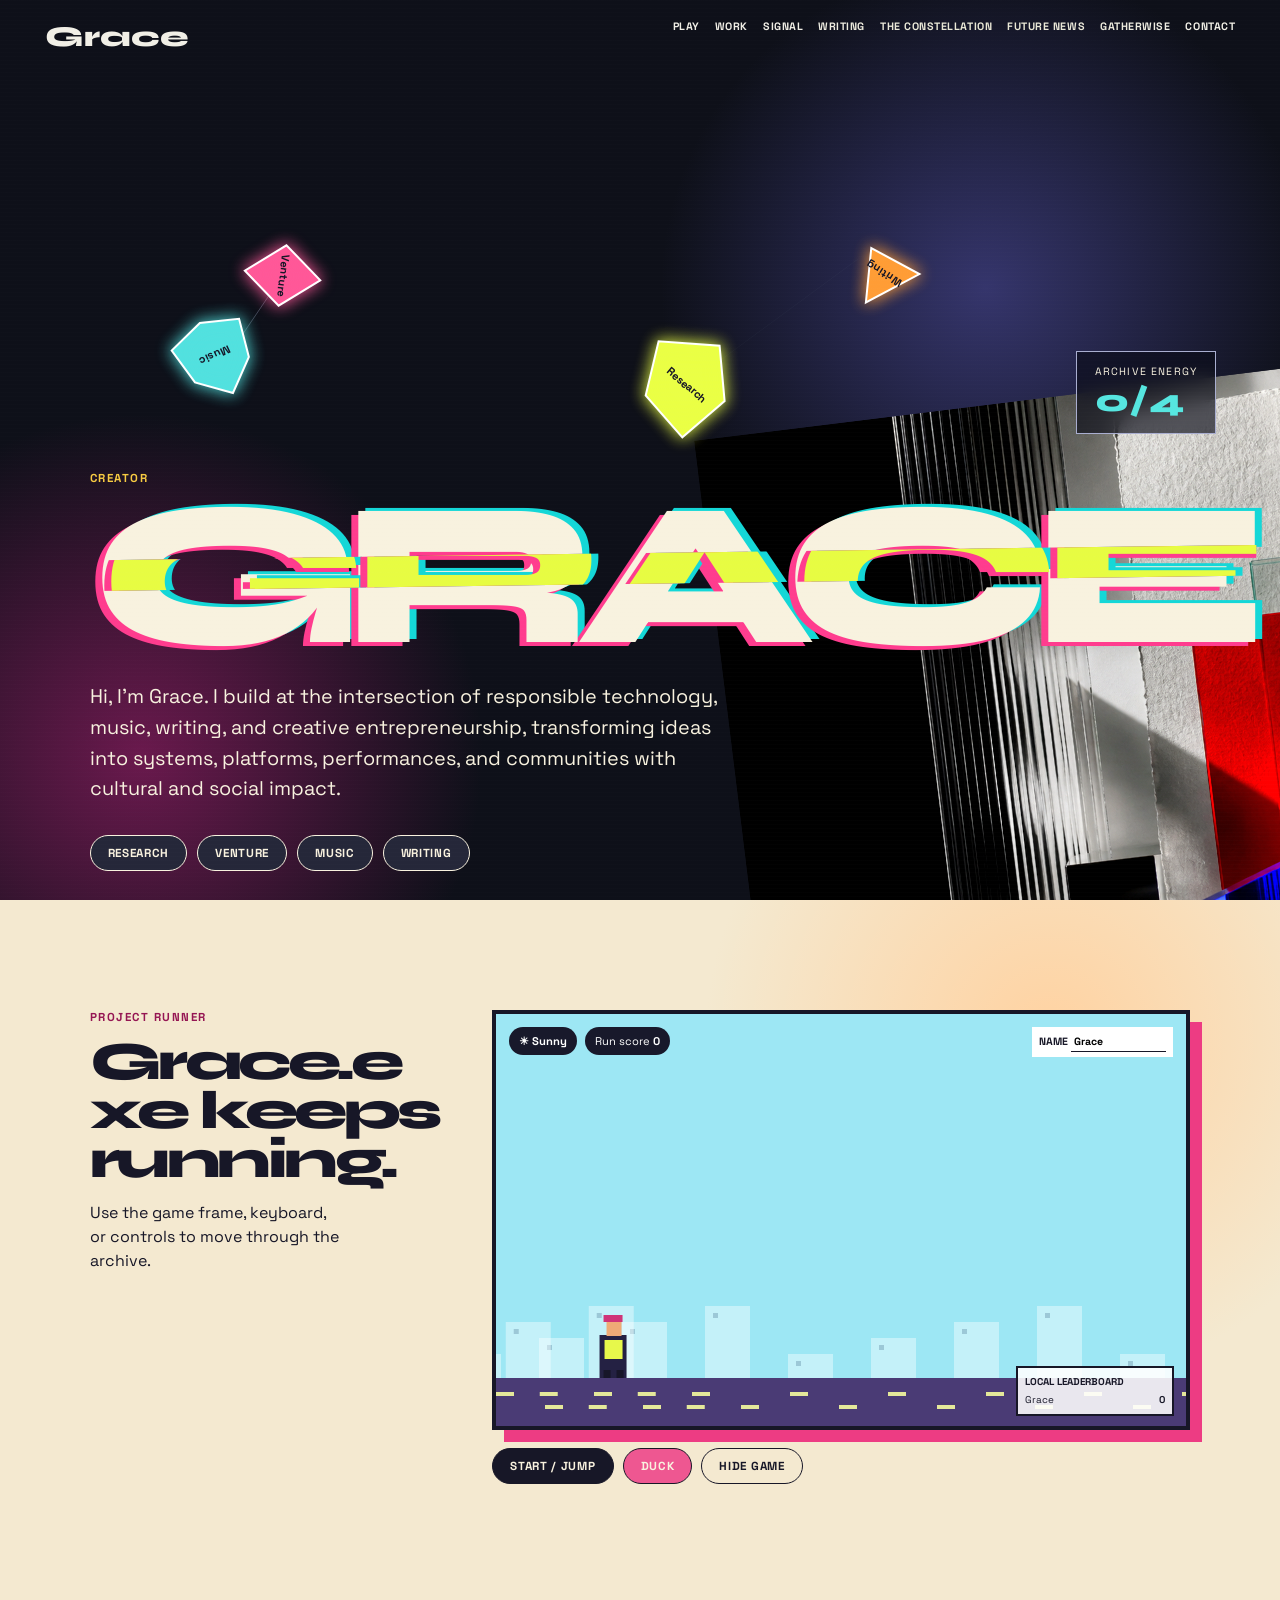
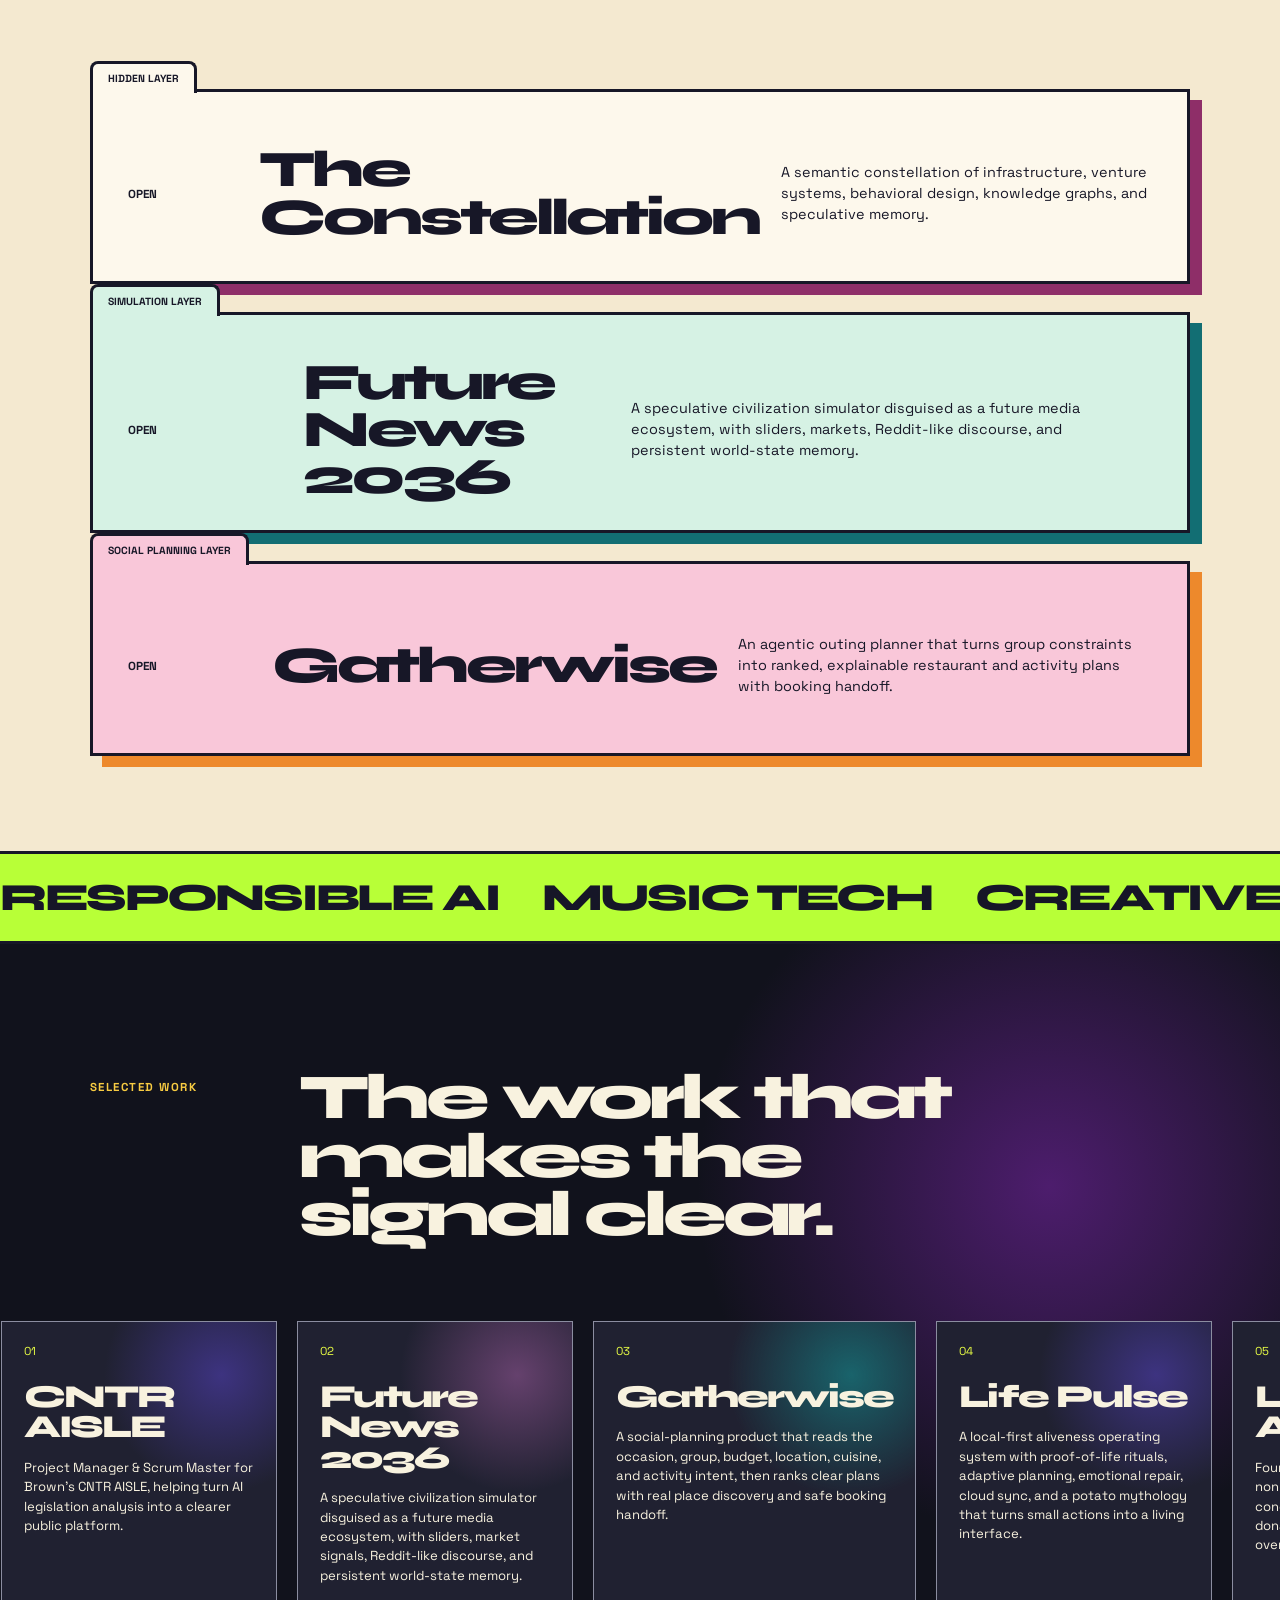
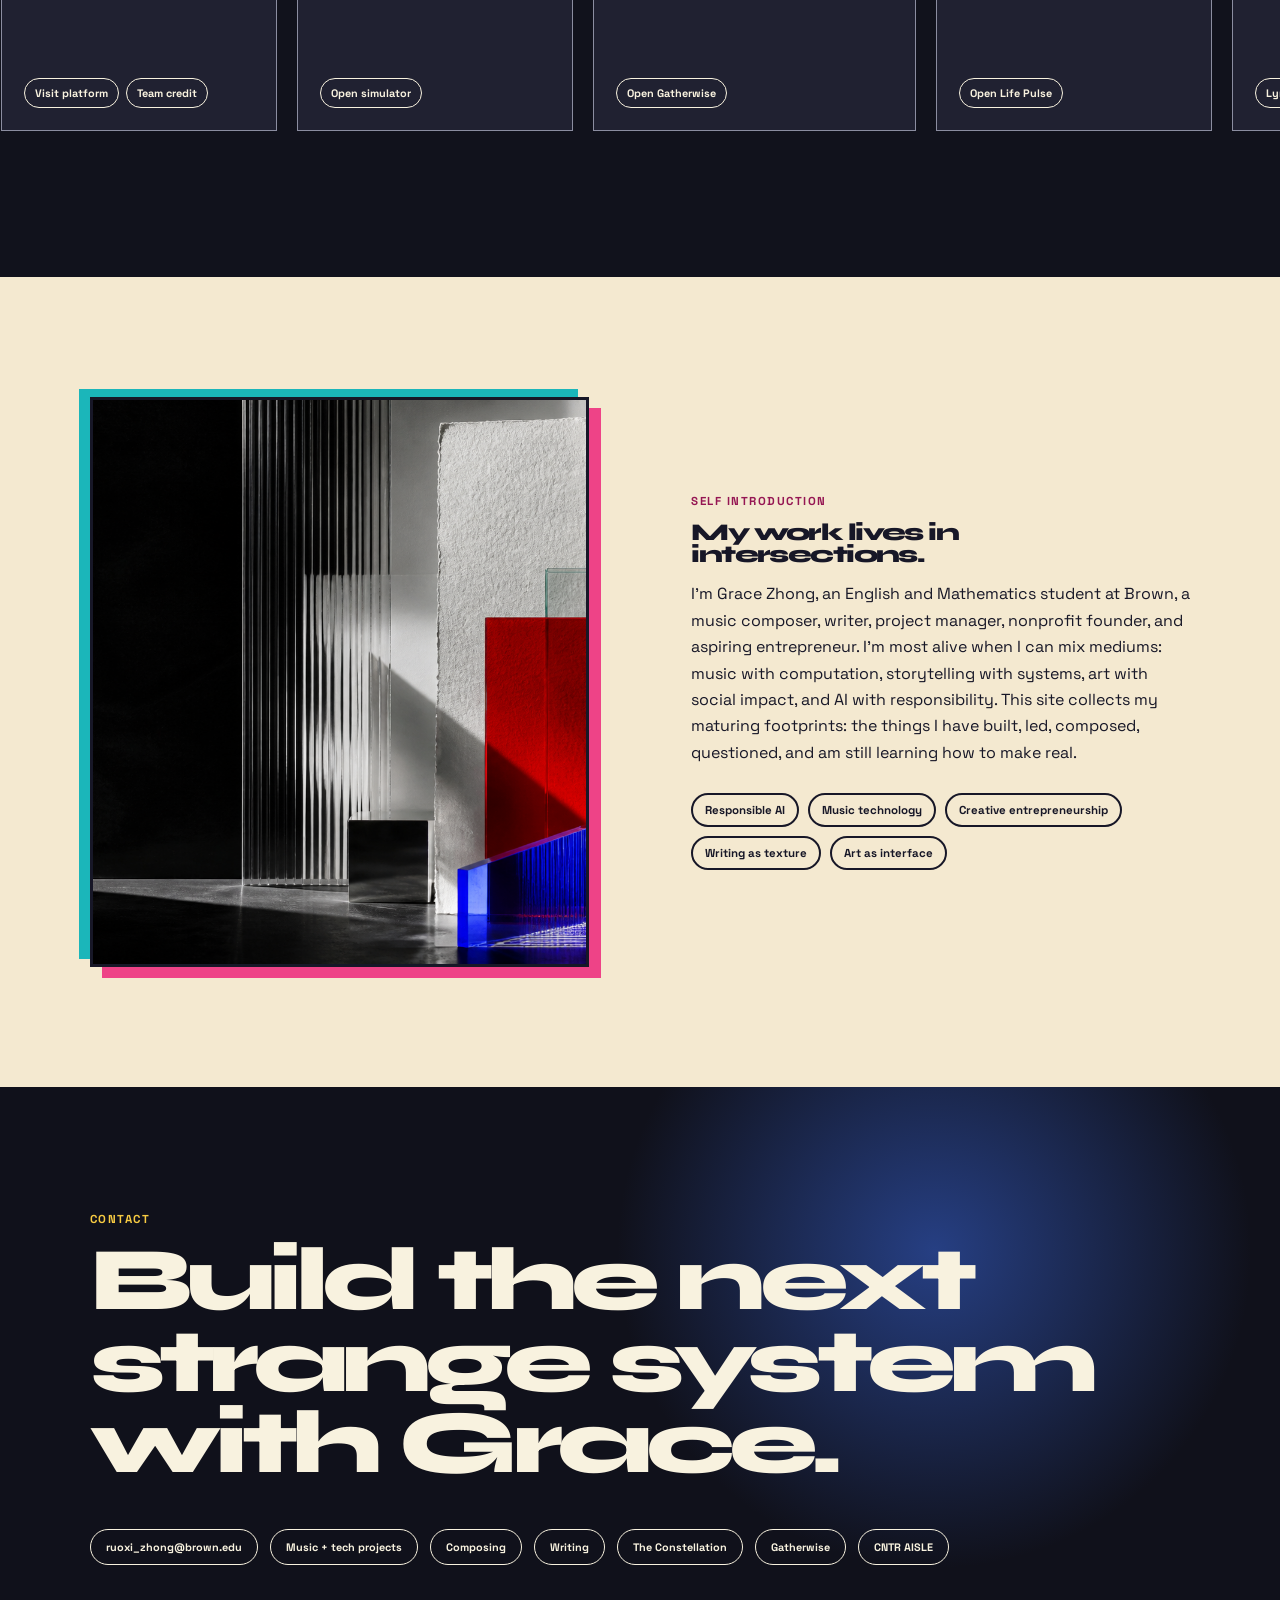
<file: effects-terra/index.html>
<!doctype html>
<html lang="en">
<head>
<meta charset="utf-8">
<meta name="viewport" content="width=device-width,initial-scale=1">
<meta name="description" content="Grace — independent effects reconstruction">
<title>Grace — Independent Effects Reconstruction</title>
<link rel="stylesheet" href="styles.css">
</head>
<body id="top">
<div class="scanlines" aria-hidden="true"></div>
<header class="site-header">
  <a class="brand" href="#top">Grace</a>
  <nav aria-label="Primary navigation">
    <a href="#play">Play</a><a href="#work">Work</a><a href="#world">Signal</a><a href="https://www.gracezrx.com/writing.html">Writing</a><a href="https://www.gracezrx.com/memory.html">The Constellation</a><a href="https://www.gracezrx.com/future-news-2036/">Future News</a><a href="https://gatherwise.gracezrx.com/">Gatherwise</a><a href="#contact">Contact</a>
  </nav>
</header>
<main>
<section class="hero" id="play" aria-labelledby="hero-title">
  <canvas id="fragmentCanvas" aria-hidden="true"></canvas>
  <div class="hero-image" aria-hidden="true"><img src="assets/abstract-world.png" alt=""></div>
  <div class="energy" aria-live="polite"><span>Archive energy</span><strong id="energyCount">0/4</strong></div>
  <div class="hero-copy">
    <p class="eyebrow">creator</p>
    <h1 id="hero-title" data-text="GRACE">GRACE</h1>
    <p>Hi, I’m Grace. I build at the intersection of responsible technology, music, writing, and creative entrepreneurship, transforming ideas into systems, platforms, performances, and communities with cultural and social impact.</p>
  </div>
  <div class="fragment-controls" aria-label="Archive fragments">
    <button data-fragment="0">Research</button><button data-fragment="1">Venture</button><button data-fragment="2">Music</button><button data-fragment="3">Writing</button>
  </div>
  <div class="sr-only" id="fragmentLive" aria-live="polite"></div>
</section>

<section class="runner-section" aria-labelledby="runner-title">
  <div class="runner-intro"><p class="eyebrow dark">project runner</p><h2 id="runner-title">Grace.exe keeps running.</h2><p>Use the game frame, keyboard, or controls to move through the archive.</p></div>
  <div class="game-side">
    <div id="gameShell" class="game-shell">
      <canvas id="gameCanvas" aria-label="Project runner game. Press Space or Up to start and jump. Hold Down or Duck to duck."></canvas>
      <div class="game-status"><b id="weatherLabel">☀ Sunny</b><span>Run score <strong id="score">0</strong></span></div>
      <label class="name-box">Name <input id="playerName" maxlength="14" value="Grace" aria-label="Name for local leaderboard"></label>
      <div class="leaderboard"><b>Local leaderboard</b><ol id="scores"><li><span>Grace</span><strong>0</strong></li></ol></div>
      <article id="projectPopup" class="project-popup" aria-hidden="true"><span>Project pop-up</span><h3>CNTR AISLE</h3><p>Responsible technology platform work at Brown.</p><a id="popupLink" href="https://www.cntr-aisle.org/" tabindex="-1">Open project</a></article>
    </div>
    <div class="game-buttons"><button id="jumpButton">Start / Jump</button><button id="duckButton">Duck</button><button id="hideButton">Hide game</button></div>
  </div>
</section>

<section class="folders" aria-label="Applications">
  <a class="folder folder-one" href="https://www.gracezrx.com/memory.html#constellation"><span class="folder-tab">Hidden layer</span><span class="folder-open">Open</span><strong>The Constellation</strong><p>A semantic constellation of infrastructure, venture systems, behavioral design, knowledge graphs, and speculative memory.</p></a>
  <a class="folder folder-two" href="https://www.gracezrx.com/future-news-2036/"><span class="folder-tab">Simulation layer</span><span class="folder-open">Open</span><strong>Future News 2036</strong><p>A speculative civilization simulator disguised as a future media ecosystem, with sliders, markets, Reddit-like discourse, and persistent world-state memory.</p></a>
  <a class="folder folder-three" href="https://gatherwise.gracezrx.com/"><span class="folder-tab">Social planning layer</span><span class="folder-open">Open</span><strong>Gatherwise</strong><p>An agentic outing planner that turns group constraints into ranked, explainable restaurant and activity plans with booking handoff.</p></a>
</section>

<section class="ticker" aria-label="Areas of practice"><div><span>responsible ai</span><span>music tech</span><span>creative systems</span><span>entrepreneurship</span><span>writing</span><span>code</span><span>community</span><span>art as interface</span><span>responsible ai</span><span>music tech</span><span>creative systems</span><span>entrepreneurship</span><span>writing</span><span>code</span><span>community</span><span>art as interface</span></div></section>

<section class="work" id="work" aria-labelledby="work-title">
  <div class="work-heading reveal"><p class="eyebrow">selected work</p><h2 id="work-title">The work that makes the signal clear.</h2></div>
  <div class="work-track" tabindex="0" aria-label="Selected work. Scroll horizontally for all projects">
    <article class="work-card research reveal"><span>01</span><h3>CNTR AISLE</h3><p>Project Manager &amp; Scrum Master for Brown's CNTR AISLE, helping turn AI legislation analysis into a clearer public platform.</p><footer><a href="https://www.cntr-aisle.org/">Visit platform</a><a href="https://www.cntr-aisle.org/our-team">Team credit</a></footer></article>
    <article class="work-card reveal"><span>02</span><h3>Future News 2036</h3><p>A speculative civilization simulator disguised as a future media ecosystem, with sliders, market signals, Reddit-like discourse, and persistent world-state memory.</p><footer><a href="https://www.gracezrx.com/future-news-2036/">Open simulator</a></footer></article>
    <article class="work-card reveal"><span>03</span><h3>Gatherwise</h3><p>A social-planning product that reads the occasion, group, budget, location, cuisine, and activity intent, then ranks clear plans with real place discovery and safe booking handoff.</p><footer><a href="https://gatherwise.gracezrx.com/">Open Gatherwise</a></footer></article>
    <article class="work-card reveal"><span>04</span><h3>Life Pulse</h3><p>A local-first aliveness operating system with proof-of-life rituals, adaptive planning, emotional repair, cloud sync, and a potato mythology that turns small actions into a living interface.</p><footer><a href="https://lifepulse.gracezrx.com/">Open Life Pulse</a></footer></article>
    <article class="work-card venture reveal"><span>05</span><h3>Lyrebird Art</h3><p>Founder and President of a nonprofit arts organization, leading concerts, festivals, marketing, and donation campaigns that raised over $25,000.</p><footer><a href="https://lyrebirdart.com/">Lyrebird Art</a><a href="https://gracezhong.me/2023-june-lyrebird-art-festival/">Festival</a></footer></article>
    <article class="work-card music reveal"><span>06</span><h3>Music x Tech</h3><p>Music as a system: MyMusicID, Euterpe.io operations, math-and-music research, and original compositions for cinematic worlds.</p><footer><a href="https://gracezhong.me/my-music-id/">MyMusicID</a><a href="https://gracezhong.me/euterpe-io-internship/">Euterpe.io</a><a href="https://gracezhong.me/math-and-music/">Math + Music</a><a href="https://gracezhong.me/composing-performing/">Compositions</a></footer></article>
    <article class="work-card writing reveal"><span>07</span><h3>Awarded Writing</h3><p>Scholastic-recognized fiction and poetry, including a Short Story Gold Key, flash fiction mentions, and emotionally layered writing.</p><footer><a href="https://www.gracezrx.com/writing.html">Gold Key story</a><a href="https://www.gracezrx.com/writing.html">Writing archive</a></footer></article>
  </div>
</section>

<section class="about" id="world" aria-labelledby="about-title"><div class="about-image"><img src="assets/abstract-world.png" alt="Abstract still life of architectural materials, glass, paper, a round mirror, and translucent blocks."></div><div class="about-copy reveal"><p class="eyebrow dark">self introduction</p><h2 id="about-title">My work lives in intersections.</h2><p>I’m Grace Zhong, an English and Mathematics student at Brown, a music composer, writer, project manager, nonprofit founder, and aspiring entrepreneur. I’m most alive when I can mix mediums: music with computation, storytelling with systems, art with social impact, and AI with responsibility. This site collects my maturing footprints: the things I have built, led, composed, questioned, and am still learning how to make real.</p><div class="tags"><span>Responsible AI</span><span>Music technology</span><span>Creative entrepreneurship</span><span>Writing as texture</span><span>Art as interface</span></div></div></section>

<section class="contact" id="contact" aria-labelledby="contact-title"><p class="eyebrow">contact</p><h2 id="contact-title">Build the next strange system with Grace.</h2><div class="contact-links"><a href="mailto:ruoxi_zhong@brown.edu">ruoxi_zhong@brown.edu</a><a href="https://gracezhong.me/math-tech-social-music-projects/">Music + tech projects</a><a href="https://gracezhong.me/composing-performing/">Composing</a><a href="https://www.gracezrx.com/writing.html">Writing</a><a href="https://www.gracezrx.com/memory.html">The Constellation</a><a href="https://gatherwise.gracezrx.com/">Gatherwise</a><a href="https://www.cntr-aisle.org/">CNTR AISLE</a></div></section>
</main><script src="script.js"></script>
</body></html>
</file>
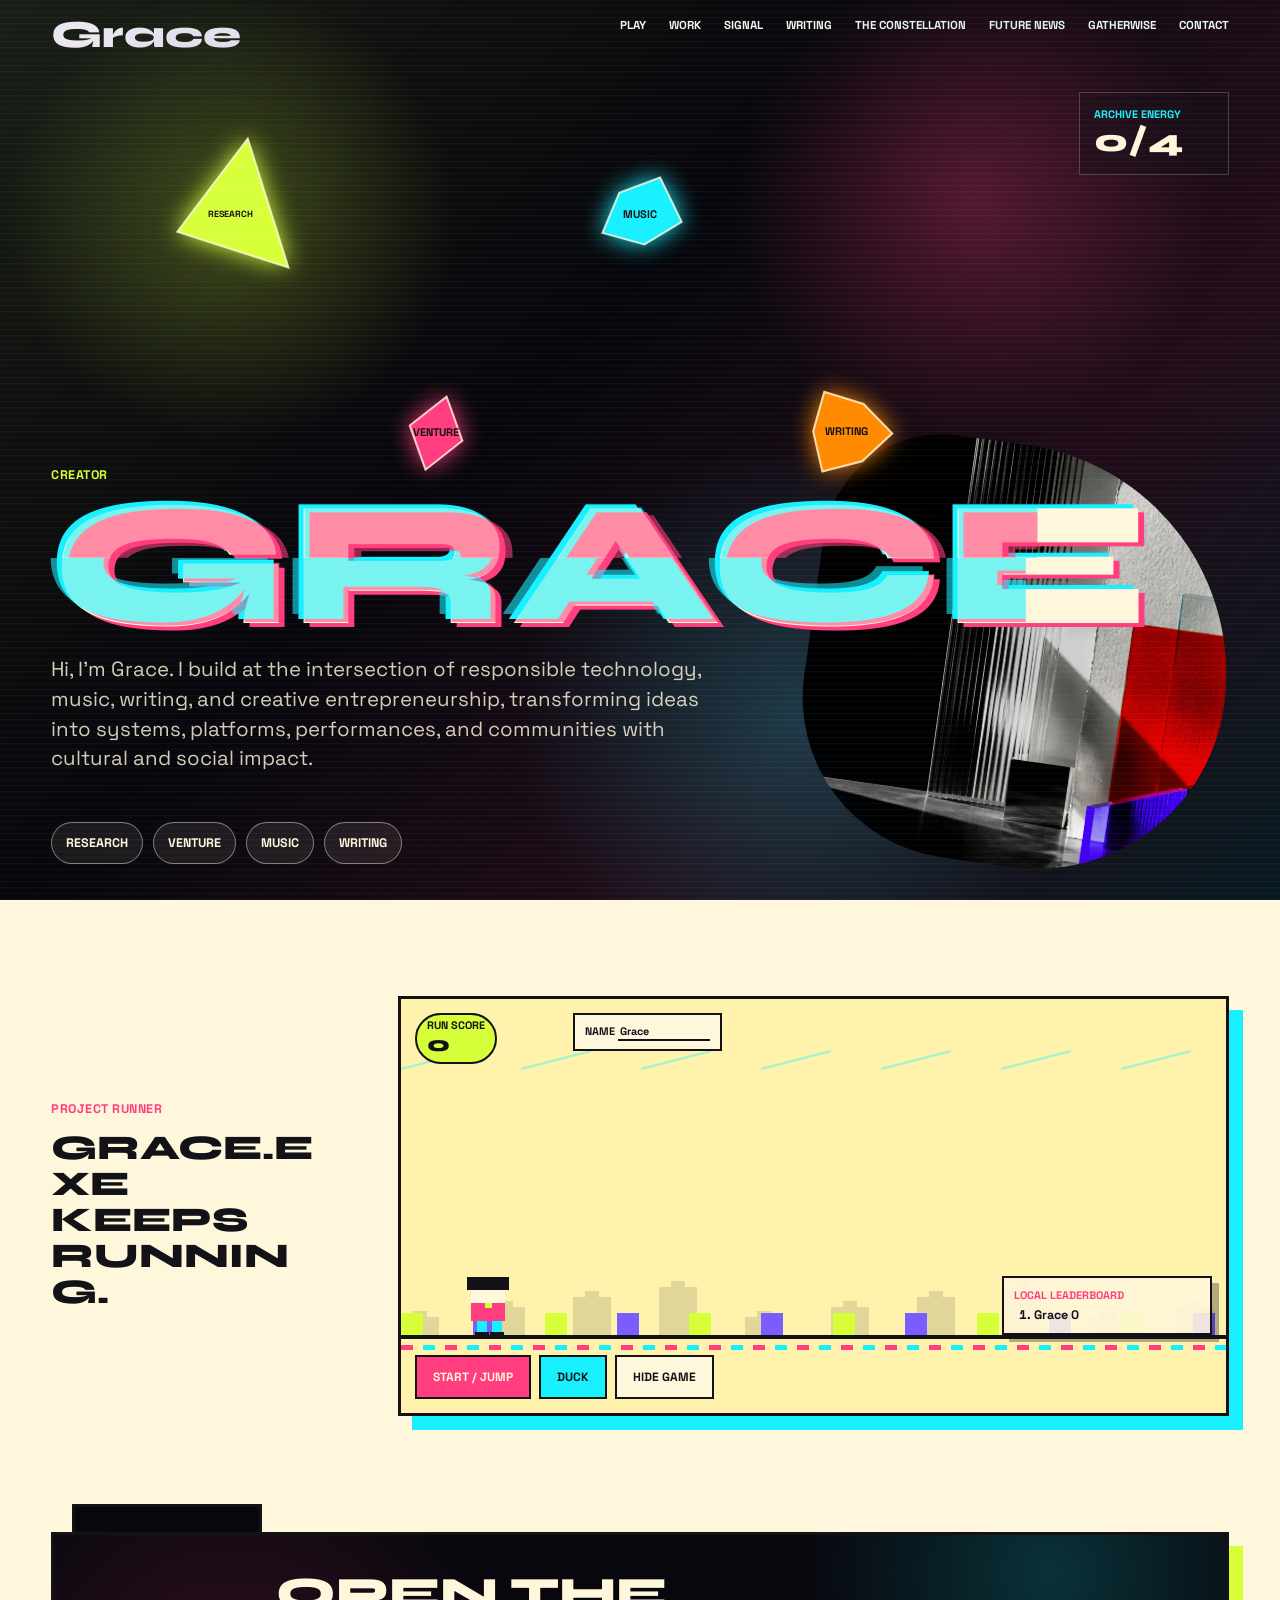
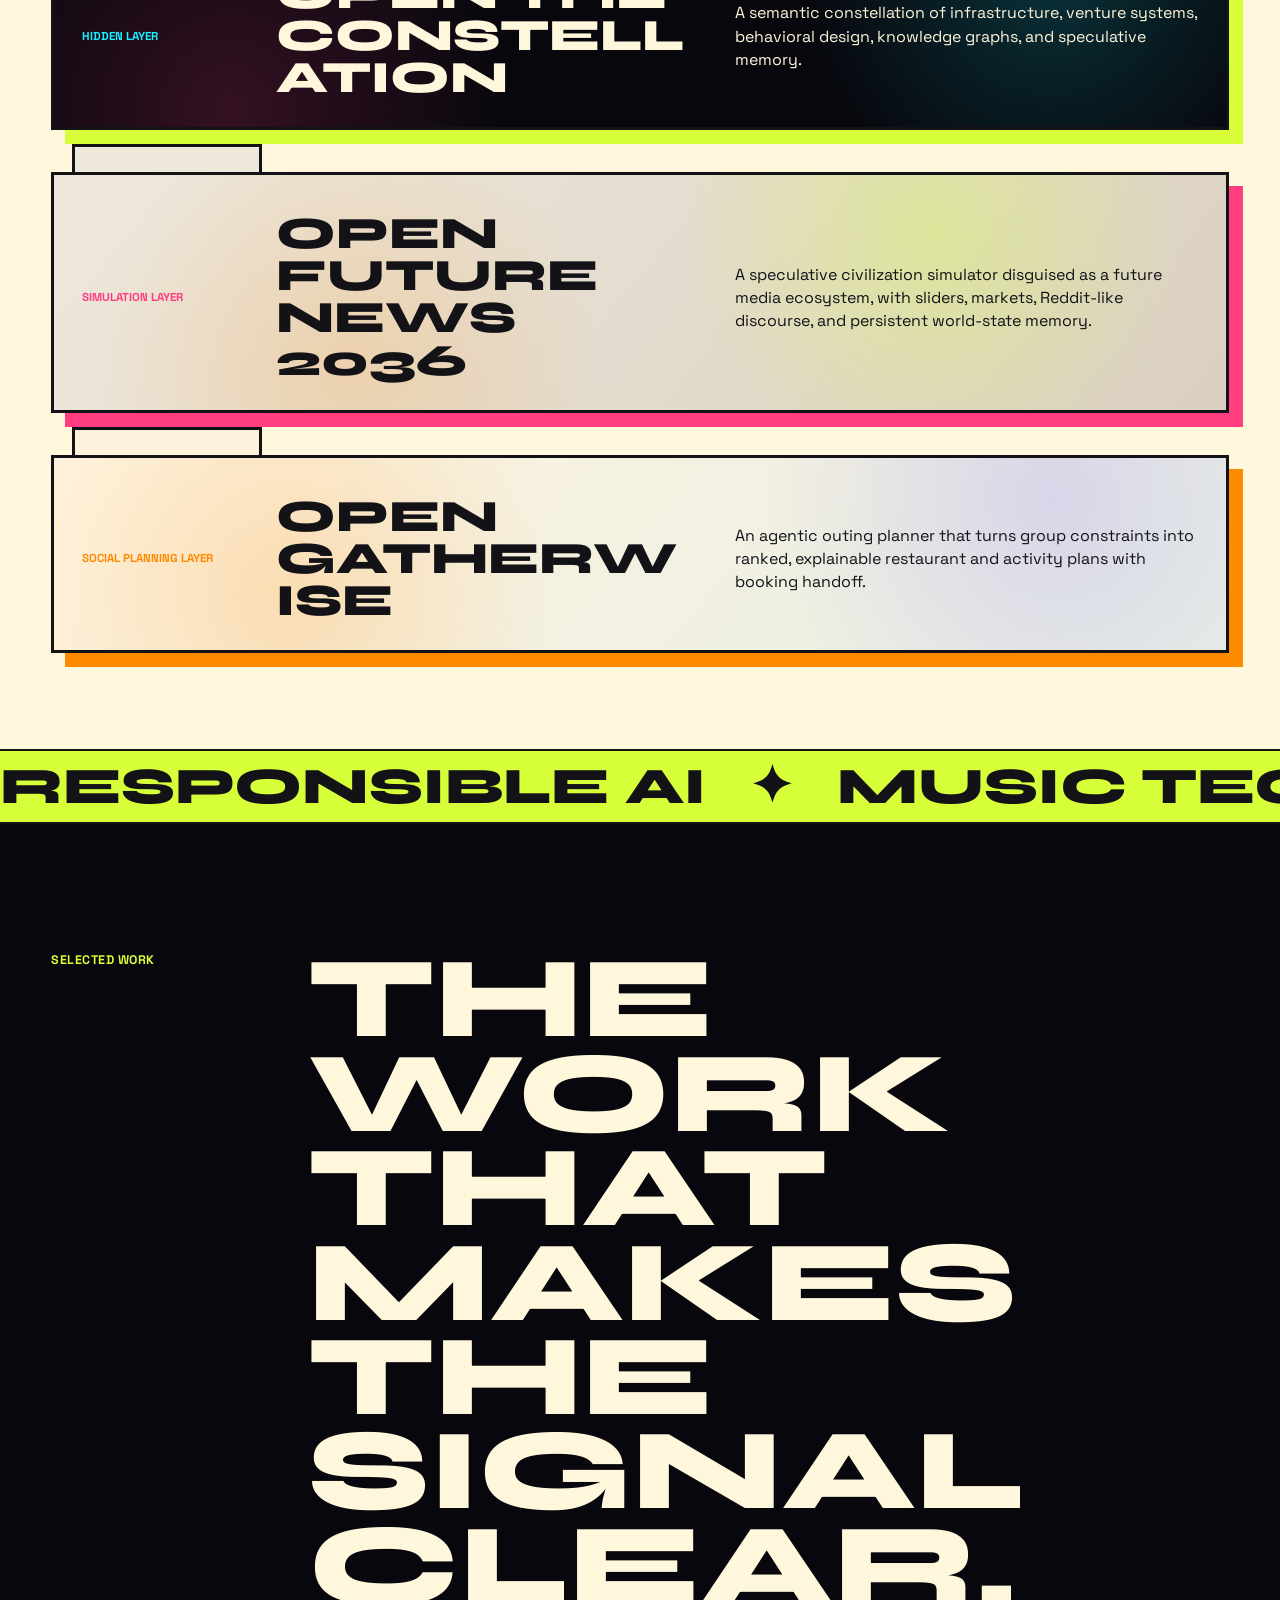
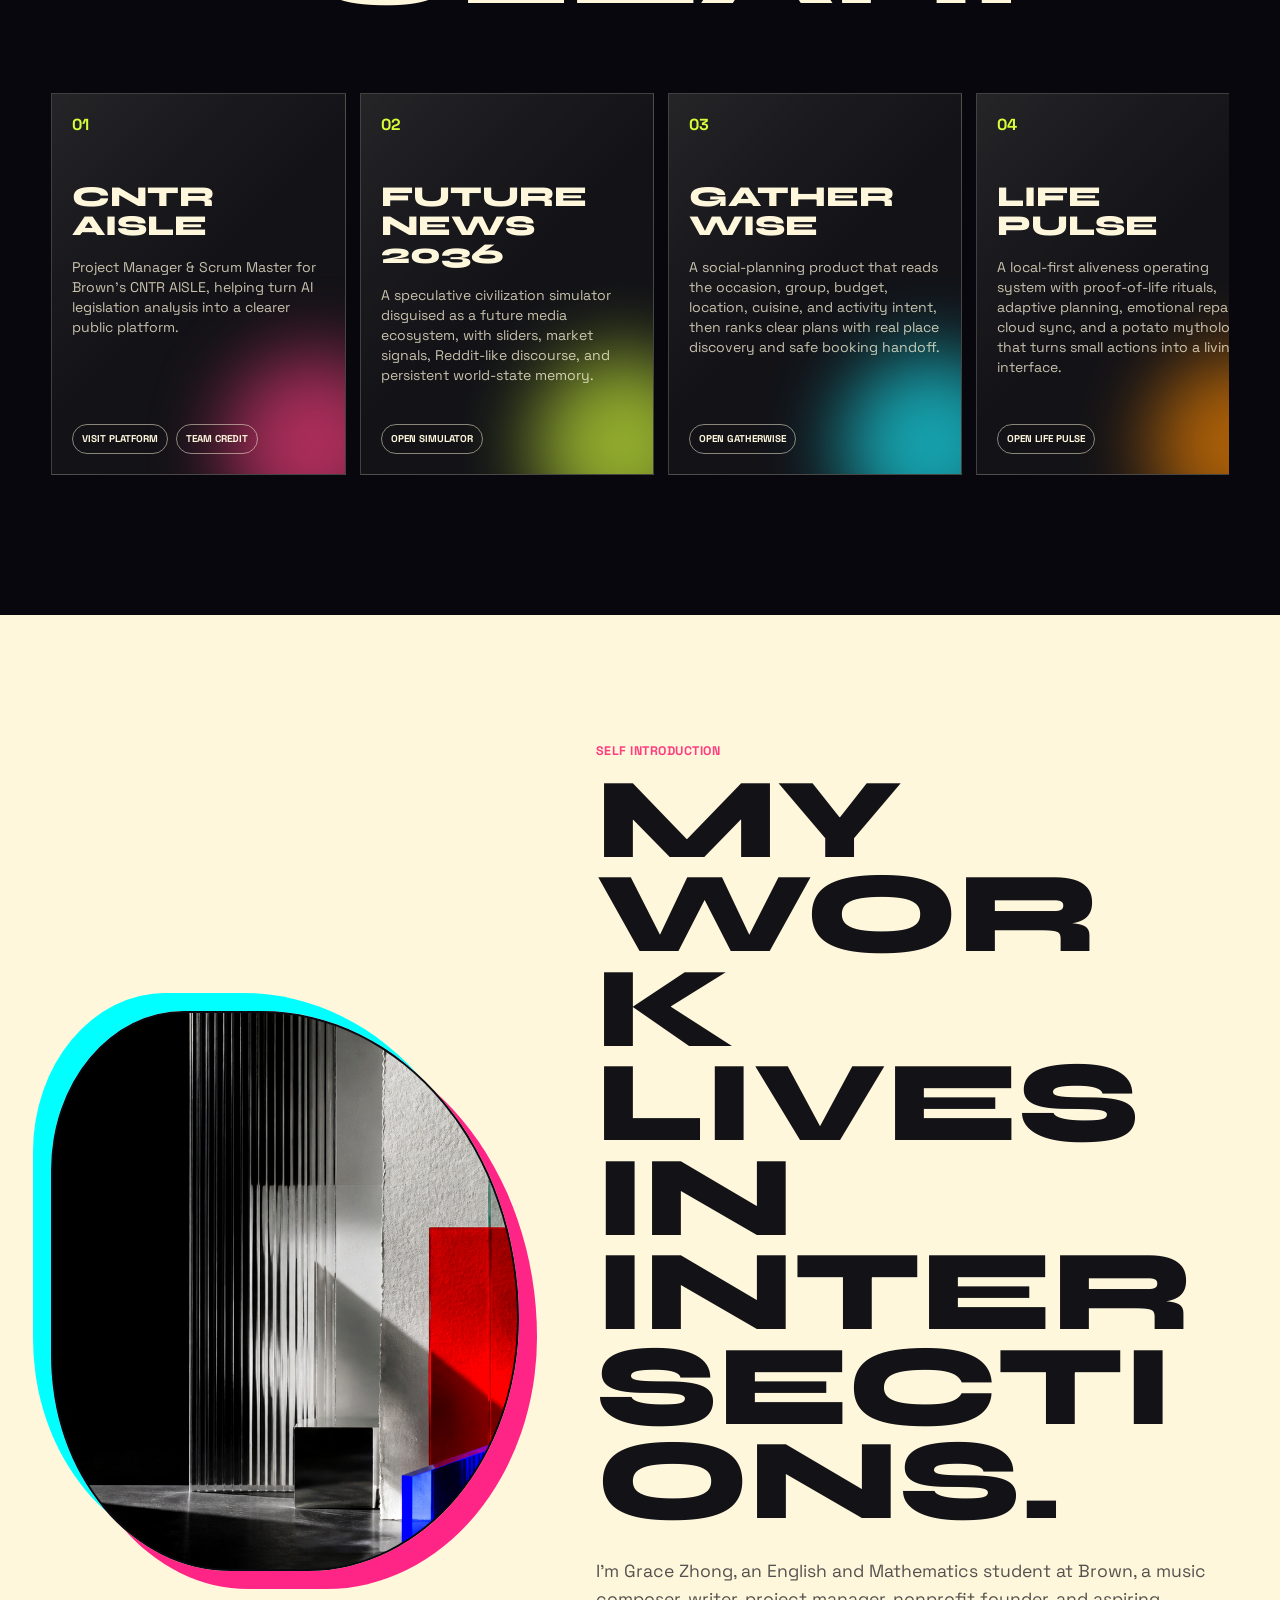
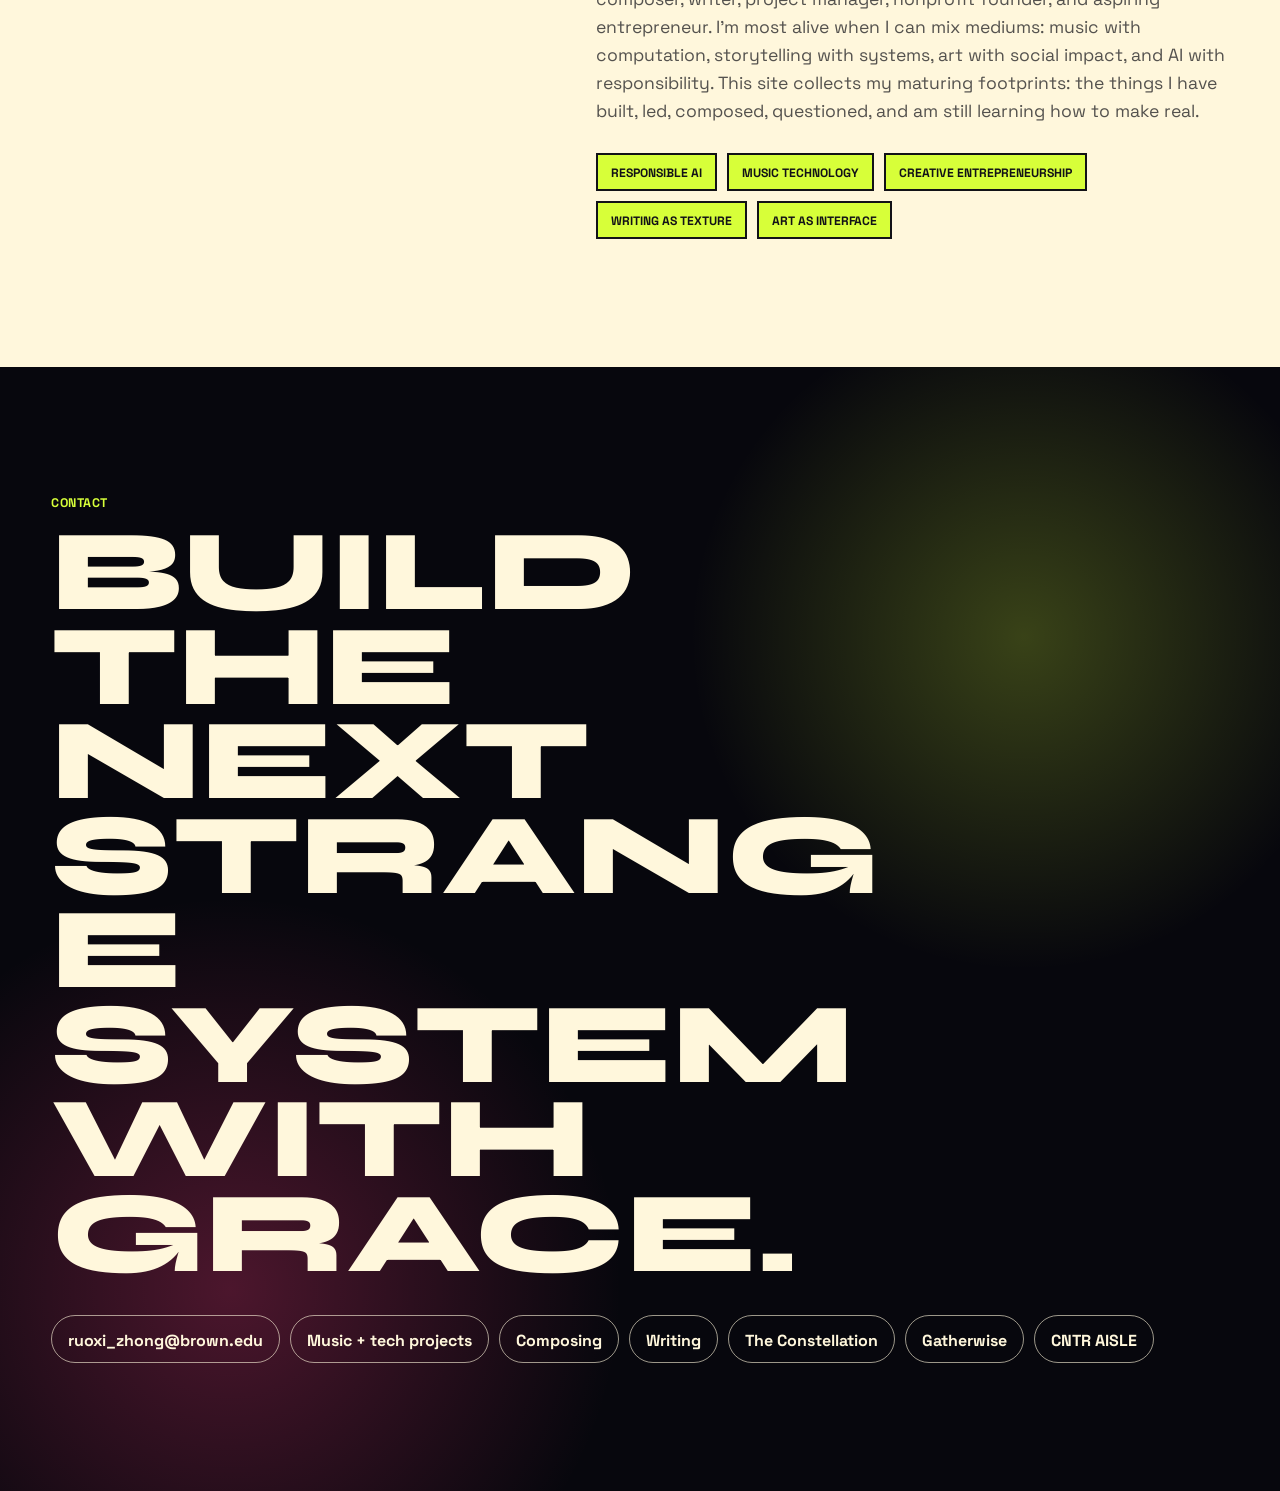
<file: terra/index.html>
<!doctype html>
<html lang="en">
<head>
  <meta charset="utf-8">
  <meta name="viewport" content="width=device-width,initial-scale=1">
  <meta name="description" content="Grace — interactive creative portfolio">
  <title>Grace — TERRA Reconstruction</title>
  <link rel="stylesheet" href="styles.css">
</head>
<body id="top">
  <div class="scanlines" aria-hidden="true"></div>
  <header class="site-nav">
    <a class="brand" href="#top">Grace</a>
    <nav aria-label="Main navigation">
      <a href="#play">Play</a>
      <a href="#work">Work</a>
      <a href="#world">Signal</a>
      <a href="https://www.gracezrx.com/writing.html">Writing</a>
      <a href="https://www.gracezrx.com/memory.html">The Constellation</a>
      <a href="https://www.gracezrx.com/future-news-2036/">Future News</a>
      <a href="https://gatherwise.gracezrx.com/">Gatherwise</a>
      <a href="#contact">Contact</a>
    </nav>
  </header>

  <main>
    <section class="hero" id="play" aria-labelledby="hero-title">
      <canvas id="fragmentCanvas" aria-hidden="true"></canvas>
      <div class="hero-art" aria-hidden="true"></div>
      <div class="energy-box">
        <span>Archive energy</span>
        <strong id="energyCount">0/4</strong>
      </div>
      <div class="hero-copy">
        <p class="eyebrow lime">creator</p>
        <h1 id="hero-title" class="glitch" data-text="GRACE">GRACE</h1>
        <p>Hi, I’m Grace. I build at the intersection of responsible technology, music, writing, and creative entrepreneurship, transforming ideas into systems, platforms, performances, and communities with cultural and social impact.</p>
      </div>
      <div class="collect-controls" aria-label="Archive collection controls">
        <button type="button" data-collect="Research">Research</button>
        <button type="button" data-collect="Venture">Venture</button>
        <button type="button" data-collect="Music">Music</button>
        <button type="button" data-collect="Writing">Writing</button>
      </div>
      <p class="sr-only" id="collectionStatus" aria-live="polite">Archive energy 0 of 4.</p>
    </section>

    <section class="runner-section reveal" aria-labelledby="runner-title">
      <div class="runner-intro">
        <p class="eyebrow pink">project runner</p>
        <h2 id="runner-title">Grace.exe keeps running.</h2>
      </div>
      <div class="game-shell" id="gameShell">
        <canvas id="gameCanvas" aria-label="Grace.exe pixel runner game. Press space or up arrow to start and jump. Hold down arrow or Duck to duck."></canvas>
        <div class="score-pill">
          <span id="weatherLabel">Run score</span>
          <strong id="scoreValue">0</strong>
        </div>
        <label class="name-pill">Name <input id="playerName" maxlength="14" value="Grace" aria-label="Player name"></label>
        <div class="leaderboard">
          <strong id="leaderTitle">Local leaderboard</strong>
          <ol id="leaderList"></ol>
        </div>
        <article class="project-popup" id="projectPopup">
          <p class="eyebrow pink">Project pop-up</p>
          <h3 id="popupTitle">CNTR AISLE</h3>
          <p id="popupCopy">Responsible technology platform work at Brown.</p>
          <a id="popupLink" class="green-link" href="https://www.cntr-aisle.org/">Open project</a>
        </article>
        <div class="game-controls">
          <button type="button" id="startGame">Start / Jump</button>
          <button type="button" id="duckGame">Duck</button>
          <button type="button" id="hideGame">Hide game</button>
        </div>
      </div>
    </section>

    <section class="folder-section">
      <a class="folder folder-dark" href="https://www.gracezrx.com/memory.html#constellation">
        <span class="folder-tab" aria-hidden="true"></span>
        <p class="folder-label">Hidden layer</p>
        <h2>Open The Constellation</h2>
        <p>A semantic constellation of infrastructure, venture systems, behavioral design, knowledge graphs, and speculative memory.</p>
      </a>
      <a class="folder folder-grey" href="https://www.gracezrx.com/future-news-2036/">
        <span class="folder-tab" aria-hidden="true"></span>
        <p class="folder-label">Simulation layer</p>
        <h2>Open Future News 2036</h2>
        <p>A speculative civilization simulator disguised as a future media ecosystem, with sliders, markets, Reddit-like discourse, and persistent world-state memory.</p>
      </a>
      <a class="folder folder-pale" href="https://gatherwise.gracezrx.com/">
        <span class="folder-tab" aria-hidden="true"></span>
        <p class="folder-label">Social planning layer</p>
        <h2>Open Gatherwise</h2>
        <p>An agentic outing planner that turns group constraints into ranked, explainable restaurant and activity plans with booking handoff.</p>
      </a>
    </section>

    <section class="ticker" aria-label="Areas of work">
      <div>responsible ai <b>✦</b> music tech <b>✦</b> creative systems <b>✦</b> entrepreneurship <b>✦</b> writing <b>✦</b> code <b>✦</b> community <b>✦</b> art as interface <b>✦</b></div>
    </section>

    <section class="work-section reveal" id="work" aria-labelledby="work-title">
      <div class="section-heading">
        <p class="eyebrow lime">selected work</p>
        <h2 id="work-title">The work that makes the signal clear.</h2>
      </div>
      <div class="work-rail" id="workRail">
        <article class="work-card" data-key="Research"><b>01</b><h3>CNTR AISLE</h3><p>Project Manager &amp; Scrum Master for Brown's CNTR AISLE, helping turn AI legislation analysis into a clearer public platform.</p><div><a href="https://www.cntr-aisle.org/">Visit platform</a><a href="https://www.cntr-aisle.org/our-team">Team credit</a></div></article>
        <article class="work-card"><b>02</b><h3>Future News 2036</h3><p>A speculative civilization simulator disguised as a future media ecosystem, with sliders, market signals, Reddit-like discourse, and persistent world-state memory.</p><div><a href="https://www.gracezrx.com/future-news-2036/">Open simulator</a></div></article>
        <article class="work-card"><b>03</b><h3>Gatherwise</h3><p>A social-planning product that reads the occasion, group, budget, location, cuisine, and activity intent, then ranks clear plans with real place discovery and safe booking handoff.</p><div><a href="https://gatherwise.gracezrx.com/">Open Gatherwise</a></div></article>
        <article class="work-card"><b>04</b><h3>Life Pulse</h3><p>A local-first aliveness operating system with proof-of-life rituals, adaptive planning, emotional repair, cloud sync, and a potato mythology that turns small actions into a living interface.</p><div><a href="https://lifepulse.gracezrx.com/">Open Life Pulse</a></div></article>
        <article class="work-card" data-key="Venture"><b>05</b><h3>Lyrebird Art</h3><p>Founder and President of a nonprofit arts organization, leading concerts, festivals, marketing, and donation campaigns that raised over $25,000.</p><div><a href="https://lyrebirdart.com/">Lyrebird Art</a><a href="https://gracezhong.me/2023-june-lyrebird-art-festival/">Festival</a></div></article>
        <article class="work-card" data-key="Music"><b>06</b><h3>Music x Tech</h3><p>Music as a system: MyMusicID, Euterpe.io operations, math-and-music research, and original compositions for cinematic worlds.</p><div><a href="https://gracezhong.me/my-music-id/">MyMusicID</a><a href="https://gracezhong.me/euterpe-io-internship/">Euterpe.io</a><a href="https://gracezhong.me/math-and-music/">Math + Music</a><a href="https://gracezhong.me/composing-performing/">Compositions</a></div></article>
        <article class="work-card" data-key="Writing"><b>07</b><h3>Awarded Writing</h3><p>Scholastic-recognized fiction and poetry, including a Short Story Gold Key, flash fiction mentions, and emotionally layered writing.</p><div><a href="https://www.gracezrx.com/writing.html">Gold Key story</a><a href="https://www.gracezrx.com/writing.html">Writing archive</a></div></article>
      </div>
    </section>

    <section class="about-section reveal" id="world" aria-labelledby="about-title">
      <div class="about-art" aria-hidden="true"></div>
      <div class="about-copy">
        <p class="eyebrow pink">self introduction</p>
        <h2 id="about-title">My work lives in intersections.</h2>
        <p>I’m Grace Zhong, an English and Mathematics student at Brown, a music composer, writer, project manager, nonprofit founder, and aspiring entrepreneur. I’m most alive when I can mix mediums: music with computation, storytelling with systems, art with social impact, and AI with responsibility. This site collects my maturing footprints: the things I have built, led, composed, questioned, and am still learning how to make real.</p>
        <div class="tags"><span>Responsible AI</span><span>Music technology</span><span>Creative entrepreneurship</span><span>Writing as texture</span><span>Art as interface</span></div>
      </div>
    </section>

    <section class="contact-section reveal" id="contact" aria-labelledby="contact-title">
      <p class="eyebrow lime">contact</p>
      <h2 id="contact-title">Build the next strange system with Grace.</h2>
      <div class="contact-links">
        <a href="mailto:ruoxi_zhong@brown.edu">ruoxi_zhong@brown.edu</a><a href="https://gracezhong.me/math-tech-social-music-projects/">Music + tech projects</a><a href="https://gracezhong.me/composing-performing/">Composing</a><a href="https://www.gracezrx.com/writing.html">Writing</a><a href="https://www.gracezrx.com/memory.html">The Constellation</a><a href="https://gatherwise.gracezrx.com/">Gatherwise</a><a href="https://www.cntr-aisle.org/">CNTR AISLE</a>
      </div>
    </section>
  </main>
  <script src="app.js"></script>
</body>
</html>
</file>
<file: styles.css>
@font-face{font-family:"Space Grotesk";font-style:normal;font-weight:400;src:url("assets/fonts/space-grotesk-400.ttf") format("truetype");font-display:swap}
@font-face{font-family:"Space Grotesk";font-style:normal;font-weight:500;src:url("assets/fonts/space-grotesk-500.ttf") format("truetype");font-display:swap}
@font-face{font-family:"Space Grotesk";font-style:normal;font-weight:600;src:url("assets/fonts/space-grotesk-600.ttf") format("truetype");font-display:swap}
@font-face{font-family:"Space Grotesk";font-style:normal;font-weight:700;src:url("assets/fonts/space-grotesk-700.ttf") format("truetype");font-display:swap}
@font-face{font-family:Syne;font-style:normal;font-weight:700;src:url("assets/fonts/syne-700.ttf") format("truetype");font-display:swap}
@font-face{font-family:Syne;font-style:normal;font-weight:800;src:url("assets/fonts/syne-800.ttf") format("truetype");font-display:swap}
:root{--black:#07070d;--ink:#121217;--cream:#fff7dc;--lime:#d7ff39;--pink:#ff3d7f;--cyan:#18f0ff;--orange:#ff8a00;--purple:#7a5cff;--edge:rgba(255,247,220,.22);--gutter:clamp(16px,4vw,54px);--shadow:0 30px 90px rgba(0,0,0,.38)}
*{box-sizing:border-box}html{font-size:16px;scroll-behavior:smooth}body{margin:0;background:var(--black);color:var(--cream);font-family:"Space Grotesk",sans-serif;overflow-x:hidden}
body::after{content:"";position:fixed;inset:0;z-index:100;pointer-events:none;opacity:.16;mix-blend-mode:screen;background:repeating-linear-gradient(to bottom,rgba(255,255,255,.3) 0 1px,transparent 1px 6px),radial-gradient(ellipse at top left,rgba(24,240,255,.16),transparent 45%),radial-gradient(ellipse at top right,rgba(255,61,127,.14),transparent 45%)}
main{width:100%;overflow:hidden}a{color:inherit;text-decoration:none}button,input{font:inherit}button{cursor:pointer}button,a,input{-webkit-tap-highlight-color:transparent}a:focus-visible,button:focus-visible,.work-track:focus-visible{outline:3px solid var(--cyan);outline-offset:4px}img{display:block;width:100%}h1,h2,h3,p{margin:0}h1,h2,h3{font-family:Syne,sans-serif;font-weight:800;text-transform:uppercase}
.site-header{position:fixed;z-index:20;top:0;left:0;width:100%;display:flex;align-items:center;justify-content:space-between;gap:20px;padding:18px var(--gutter);mix-blend-mode:difference;color:var(--cream)}
.brand{font-family:Syne,sans-serif;font-weight:800;font-size:clamp(24px,3vw,48px);line-height:1}.site-header nav{display:flex;justify-content:flex-end;flex-wrap:wrap;gap:clamp(10px,1.8vw,24px);font-size:clamp(10.88px,.9vw,12.48px);font-weight:700;text-transform:uppercase}
.eyebrow{font-family:"Space Grotesk",sans-serif;font-size:12.48px;font-weight:800;text-transform:uppercase;color:var(--lime);margin-bottom:14px}
.hero{position:relative;isolation:isolate;min-height:100svh;padding:120px var(--gutter) 116px;display:flex;align-items:flex-end;background:radial-gradient(circle at 18% 24%,rgba(215,255,57,.24),transparent 18%),radial-gradient(circle at 76% 22%,rgba(255,61,127,.28),transparent 20%),radial-gradient(circle at 62% 80%,rgba(24,240,255,.2),transparent 26%),var(--black)}
.hero::before{content:"";position:absolute;inset:0;z-index:-1;background:linear-gradient(135deg,rgba(215,255,57,.035),rgba(255,61,127,.025),rgba(24,240,255,.04))}
.hero-art{position:absolute;z-index:0;right:var(--gutter);bottom:34px;width:min(420px,36vw);aspect-ratio:1;overflow:hidden;transform:rotate(8deg);border-radius:34% 66% 54% 46%;animation:morph 9s ease-in-out infinite alternate;box-shadow:var(--shadow)}
.hero-art img{height:100%;object-fit:cover;filter:saturate(1.35) hue-rotate(18deg) contrast(1.12)}
#archive-canvas{position:absolute;inset:0;z-index:1;width:100%;height:100%;cursor:crosshair}
.hero-copy{position:relative;z-index:2;max-width:980px;width:100%;transform:translateY(-10px);pointer-events:none}
.hero h1{position:relative;display:inline-block;font-size:clamp(83.2px,14vw,224px);line-height:.76;text-shadow:.035em .02em 0 var(--pink),-.03em -.025em 0 var(--cyan)}
.hero h1::before,.hero h1::after{content:attr(data-text);position:absolute;inset:0;opacity:.58;text-shadow:none;pointer-events:none}.hero h1::before{color:var(--pink);transform:translate(.035em,.02em);clip-path:inset(0 0 58% 0)}.hero h1::after{color:var(--cyan);transform:translate(-.03em,-.025em);clip-path:inset(48% 0 0 0)}
.hero-description{margin-top:22px;max-width:660px;color:rgba(255,247,220,.82);font-size:clamp(16.8px,1.6vw,22.72px);line-height:1.45}
.energy{position:absolute;z-index:3;top:92px;right:var(--gutter);min-width:150px;padding:14px;background:rgba(7,7,13,.42);border:1px solid var(--edge);backdrop-filter:blur(18px)}.energy span{display:block;color:var(--cyan);font-size:10.88px;text-transform:uppercase;font-weight:700}.energy strong{font-family:Syne,sans-serif;font-weight:800;font-size:32px;display:block;line-height:1.15;margin-top:5px}
.collect-controls{position:absolute;z-index:3;bottom:36px;left:var(--gutter);right:var(--gutter);display:flex;flex-wrap:wrap;gap:10px}.collect-controls button{height:42px;border:1px solid var(--edge);border-radius:999px;padding:0 14px;background:rgba(255,247,220,.08);color:var(--cream);font-size:12.48px;font-weight:700;text-transform:uppercase}.collect-controls button.collected{background:var(--lime);border-color:var(--lime);color:var(--ink)}
.runner-section{display:grid;grid-template-columns:minmax(260px,.34fr) minmax(0,1fr);gap:clamp(30px,5vw,82px);padding:clamp(54px,8vw,96px) var(--gutter);background:linear-gradient(135deg,rgba(255,61,127,.18),transparent 45%),var(--cream);color:var(--ink)}.runner-heading .eyebrow{color:var(--pink)}.runner-heading h2{font-size:clamp(21.6px,2.7vw,42.4px);line-height:1.04;max-width:18ch;overflow-wrap:anywhere}
.runner-stage{position:relative;min-width:0;min-height:420px;overflow:hidden;border:3px solid var(--ink);box-shadow:14px 14px 0 var(--cyan);background-color:#fdf4d0;background-image:linear-gradient(rgba(18,18,23,.08) 1px,transparent 1px),linear-gradient(90deg,rgba(18,18,23,.08) 1px,transparent 1px);background-size:28px 28px}#runner-canvas{position:absolute;inset:0;width:100%;height:100%;cursor:pointer}
.score-pill,.name-pill{position:absolute;z-index:2;top:14px;display:flex;align-items:center;gap:10px;border:2px solid var(--ink);border-radius:999px;padding:8px 12px;font-weight:700}.score-pill{left:14px;background:var(--lime)}.score-pill span,.name-pill span{font-size:10.88px;text-transform:uppercase}.score-pill strong{font-family:Syne,sans-serif;font-size:21.6px;font-weight:800;line-height:1}.name-pill{left:172px;background:var(--cream)}.name-pill input{width:92px;min-width:0;padding:0 0 3px;background:transparent;border:0;border-bottom:2px solid var(--ink);border-radius:0;outline:none;color:var(--ink);font-size:12.48px}
.leaderboard{position:absolute;z-index:2;right:14px;bottom:78px;width:min(210px,calc(100% - 28px));padding:10px;background:rgba(255,247,220,.88);border:2px solid var(--ink);box-shadow:7px 7px 0 rgba(18,18,23,.2)}.leaderboard h3{font-family:"Space Grotesk",sans-serif;color:var(--pink);font-size:10.88px;font-weight:700;margin-bottom:8px}.leaderboard ol{list-style:none;margin:0;padding:0;display:grid;gap:4px}.leaderboard li{display:flex;justify-content:space-between;gap:8px;font-size:12.48px;font-weight:700}.leaderboard li span{overflow:hidden;white-space:nowrap;text-overflow:ellipsis}
.game-controls{position:absolute;z-index:4;left:14px;right:14px;bottom:14px;display:flex;flex-wrap:wrap;gap:8px}.game-controls button{height:44px;border:2px solid var(--ink);padding:0 16px;font-weight:700;text-transform:uppercase;background:var(--cream);color:var(--ink)}#jump-button{background:var(--pink);color:var(--cream)}#duck-button{background:var(--cyan)}
.project-popup{position:absolute;z-index:5;top:18px;right:18px;width:min(290px,calc(100% - 36px));padding:14px;background:var(--cream);border:3px solid var(--ink);box-shadow:10px 10px 0 var(--pink);transform:translateX(115%) rotate(4deg);transition:transform 260ms cubic-bezier(.16,1,.3,1)}.project-popup.is-visible{transform:translateX(0) rotate(-2deg)}.project-popup .eyebrow{color:var(--pink);font-size:10.88px;margin-bottom:10px}.project-popup h3{font-size:clamp(23.2px,2.6vw,37.6px);line-height:1;overflow-wrap:anywhere}.project-popup p:not(.eyebrow){font-size:14.08px;line-height:1.45;margin-top:12px}.project-open{display:inline-flex;align-items:center;justify-content:center;min-height:34px;margin-top:14px;padding:7px 12px;border:2px solid var(--ink);border-radius:999px;background:var(--lime);font-size:10.88px;font-weight:700;text-transform:uppercase}
.runner-stage.is-collapsed{min-height:0;padding:22px;align-self:start}.runner-stage.is-collapsed>canvas,.runner-stage.is-collapsed>.score-pill,.runner-stage.is-collapsed>.name-pill,.runner-stage.is-collapsed>.leaderboard,.runner-stage.is-collapsed>.project-popup,.runner-stage.is-collapsed #jump-button,.runner-stage.is-collapsed #duck-button{display:none}.runner-stage.is-collapsed .game-controls{position:static}.runner-stage.is-collapsed #toggle-game::after{content:" again";white-space:pre}
.folders{display:grid;gap:clamp(24px,4vw,42px);background:var(--cream);padding:0 var(--gutter) clamp(54px,8vw,96px);color:var(--ink)}.folder{position:relative;display:grid;align-items:center;grid-template-columns:150px minmax(0,.9fr) minmax(260px,1fr);gap:clamp(16px,3.4vw,44px);min-height:120px;padding:clamp(18px,3vw,28px);border:3px solid var(--ink)}.folder::before{content:"";position:absolute;left:18px;top:-28px;width:190px;height:28px;border:3px solid var(--ink);border-bottom:0;background:var(--tab)}.folder-label{font-size:11.52px;font-weight:700;text-transform:uppercase;color:var(--label)}.folder h2{font-size:clamp(27.2px,3.5vw,60.8px);line-height:.94;overflow-wrap:anywhere}.folder p{font-size:16px;line-height:1.45}
.folder-dark{--tab:var(--black);--label:var(--cyan);color:var(--cream);background:radial-gradient(ellipse at 20% 0,rgba(255,61,127,.16),transparent 50%),radial-gradient(ellipse at 100% 100%,rgba(24,240,255,.15),transparent 45%),var(--black);box-shadow:14px 14px 0 var(--lime)}.folder-simulation{--tab:#eee8dc;--label:var(--pink);background:radial-gradient(ellipse at 20% 0,rgba(215,255,57,.2),transparent 50%),radial-gradient(ellipse at 100% 100%,rgba(255,138,0,.13),transparent 45%),linear-gradient(130deg,#eee8dc,#dad0c0);box-shadow:14px 14px 0 var(--pink)}.folder-social{--tab:#fff2dc;--label:var(--orange);background:radial-gradient(ellipse at 20% 0,rgba(255,138,0,.12),transparent 50%),radial-gradient(ellipse at 100% 100%,rgba(122,92,255,.14),transparent 45%),linear-gradient(130deg,#fff2dc,#e7efe6);box-shadow:14px 14px 0 var(--orange)}
.marquee{overflow:hidden;background:var(--lime);border-block:2px solid var(--ink);color:var(--ink)}.marquee-track{display:flex;gap:28px;width:max-content;white-space:nowrap;font-family:Syne,sans-serif;font-size:clamp(24px,4vw,64px);font-weight:800;text-transform:uppercase;padding:10px 0;animation:marquee 18s linear infinite}
.section-pad{padding:clamp(70px,10vw,140px) var(--gutter)}.work-section{background:var(--black)}.work-heading{display:grid;grid-template-columns:180px minmax(0,1fr);gap:clamp(22px,6vw,90px);margin-bottom:clamp(36px,7vw,80px)}.large-heading{font-size:clamp(54.4px,9vw,160px);line-height:.82;max-width:940px;overflow-wrap:anywhere}
.work-track{display:flex;gap:14px;overflow-x:auto;padding-bottom:12px;scrollbar-width:thin;scrollbar-color:var(--lime) rgba(255,247,220,.14)}.work-track::-webkit-scrollbar{height:8px}.work-track::-webkit-scrollbar-track{background:rgba(255,247,220,.14)}.work-track::-webkit-scrollbar-thumb{background:var(--lime)}
.work-card{position:relative;isolation:isolate;overflow:hidden;display:flex;flex-direction:column;flex:1 0 220px;min-width:220px;min-height:380px;padding:20px;border:1px solid rgba(255,247,220,.2);background:linear-gradient(135deg,rgba(255,247,220,.045),transparent),var(--ink)}.work-card::after{content:"";position:absolute;right:-80px;bottom:-70px;z-index:-1;width:180px;height:180px;border-radius:50%;background:var(--card-glow);opacity:.28;filter:blur(38px)}.work-card:hover,.work-card.collected{border-color:var(--lime);background:linear-gradient(135deg,rgba(215,255,57,.22),rgba(24,240,255,.1)),var(--ink)}.work-number{color:var(--lime);font-weight:700}.work-card h3{margin-top:48px;font-size:clamp(23.2px,2.25vw,39.2px);line-height:.98;overflow-wrap:anywhere}.work-card>p{margin-top:18px;font-size:14.08px;line-height:1.42;color:rgba(255,247,220,.76)}.work-links{display:flex;gap:8px;flex-wrap:wrap;align-content:flex-end;align-items:flex-end;flex:1;padding-top:20px}.work-links a{display:inline-flex;align-items:center;justify-content:center;min-height:30px;padding:6px 9px;border:1px solid var(--edge);border-radius:999px;font-size:9.92px;font-weight:700;text-transform:uppercase}.work-links a:hover,.work-links a:focus-visible{background:var(--lime);color:var(--ink);border-color:var(--lime)}
.world-section{display:grid;grid-template-columns:minmax(280px,.85fr) minmax(0,1.15fr);gap:clamp(28px,6vw,94px);align-items:center;background:var(--cream);color:var(--ink)}.world-art{min-height:560px;border:2px solid var(--ink);border-radius:34% 66% 54% 46%;animation:morph 8s ease-in-out infinite alternate;overflow:hidden;box-shadow:18px 18px 0 var(--pink),-18px -18px 0 var(--cyan)}.world-art img{min-height:560px;height:100%;object-fit:cover;filter:saturate(1.4) contrast(1.06)}.world-copy .eyebrow{color:var(--pink)}.world-description{max-width:640px;margin-top:28px;font-size:17.6px;line-height:1.6;color:rgba(18,18,23,.72)}.world-tags{display:flex;flex-wrap:wrap;gap:10px;margin-top:28px}.world-tags span{display:inline-flex;align-items:center;min-height:38px;border:2px solid var(--ink);border-radius:999px;background:var(--lime);padding:7px 13px;font-size:12.16px;font-weight:700;text-transform:uppercase}
.contact-section{min-height:80svh;background:radial-gradient(circle at 18% 82%,rgba(255,61,127,.28),transparent 32%),radial-gradient(circle at 80% 24%,rgba(215,255,57,.24),transparent 30%),var(--black)}.contact-links{display:flex;gap:10px;flex-wrap:wrap;margin-top:34px}.contact-links a{display:inline-flex;align-items:center;justify-content:center;min-height:48px;padding:10px 16px;border:1px solid var(--edge);border-radius:999px;font-weight:700;overflow-wrap:anywhere}
.motion-ready .reveal{opacity:0;transform:translateY(28px);transition:opacity 600ms ease-in-out,transform 600ms ease-in-out}.motion-ready .reveal.is-visible{opacity:1;transform:translateY(0)}
@keyframes morph{from{border-radius:34% 66% 54% 46%}to{border-radius:64% 36% 42% 58%}}@keyframes marquee{to{transform:translateX(-50%)}}
@media(max-width:900px){.runner-section,.folder,.work-heading,.world-section{grid-template-columns:minmax(0,1fr)}.hero-art{width:min(320px,58vw);opacity:.8}.world-art,.world-art img{min-height:380px}.folder{gap:clamp(16px,3.4vw,44px)}.runner-heading h2{max-width:18ch}.world-art img{max-height:700px}.site-header{gap:16px}}
@media(max-width:560px){.site-header{align-items:flex-start}.site-header nav{max-width:220px;gap:10px 14px;font-size:11.2px}.hero{padding:104px 16px 132px}.hero-copy{transform:translateY(-12px)}.hero h1{font-size:clamp(75.2px,24vw,112px)}.energy{top:auto;right:16px;bottom:86px}.collect-controls{left:16px;right:16px;bottom:22px}.runner-stage{min-height:460px;box-shadow:8px 8px 0 var(--cyan)}.runner-heading h2{max-width:100%;font-size:clamp(23.2px,9vw,37.6px)}.name-pill{top:64px;left:12px}.leaderboard{right:12px;bottom:140px;width:min(190px,calc(100% - 24px))}.project-popup{top:auto;right:12px;bottom:92px;width:calc(100% - 24px);transform:translateY(135%) rotate(2deg)}.project-popup.is-visible{transform:translateY(0) rotate(-1deg)}.work-card{min-height:320px}.world-art{margin-inline:2px}.contact-links a{max-width:100%}}
@media(prefers-reduced-motion:reduce){html{scroll-behavior:auto}.marquee-track,.hero-art,.world-art{animation:none}.motion-ready .reveal{transition:none}}
</file>
<file: effects-astra/styles.css>
@font-face{font-family:'Space Grotesk';src:url('assets/fonts/space-grotesk-400.ttf') format('truetype');font-style:normal;font-weight:400;font-display:swap}
@font-face{font-family:'Space Grotesk';src:url('assets/fonts/space-grotesk-500.ttf') format('truetype');font-style:normal;font-weight:500;font-display:swap}
@font-face{font-family:'Space Grotesk';src:url('assets/fonts/space-grotesk-600.ttf') format('truetype');font-style:normal;font-weight:600;font-display:swap}
@font-face{font-family:'Space Grotesk';src:url('assets/fonts/space-grotesk-700.ttf') format('truetype');font-style:normal;font-weight:700;font-display:swap}
@font-face{font-family:'Syne';src:url('assets/fonts/syne-700.ttf') format('truetype');font-style:normal;font-weight:700;font-display:swap}
@font-face{font-family:'Syne';src:url('assets/fonts/syne-800.ttf') format('truetype');font-style:normal;font-weight:800;font-display:swap}
:root{--ink:#111319;--paper:#f5efe1;--mint:#69e1d4;--acid:#dcff64;--coral:#ff896a;--violet:#b4a1ff;--focus:#dcff64;--gutter:5vw;color-scheme:dark}
*{box-sizing:border-box}
html{scroll-behavior:smooth}
body{margin:0;background:var(--ink);color:var(--paper);font-family:'Space Grotesk',sans-serif;font-size:16px;line-height:1.55;overflow-x:hidden}
body::after{content:'';position:fixed;inset:0;z-index:1000;pointer-events:none;background:repeating-linear-gradient(to bottom,transparent 0,transparent 3px,rgba(255,255,255,.027) 3px,rgba(255,255,255,.027) 4px)}
a{color:inherit;text-decoration:none}
button,input{font:inherit}
button{cursor:pointer}
button,a,input{-webkit-tap-highlight-color:transparent}
button:focus-visible,a:focus-visible,input:focus-visible,[tabindex]:focus-visible{outline:3px solid var(--focus);outline-offset:5px}
button{border:1px solid currentColor}
h1,h2,h3,p{margin:0}
h1,h2,h3{font-family:'Syne',sans-serif;font-weight:800;line-height:1;letter-spacing:-.045em;min-inline-size:0;max-inline-size:100%;overflow-wrap:anywhere}
h1,h2{text-transform:uppercase}
img{display:block;width:100%;height:100%;object-fit:cover}
[hidden]{display:none!important}
.visually-hidden{position:absolute;width:1px;height:1px;padding:0;margin:-1px;overflow:hidden;clip-path:inset(50%);white-space:nowrap;border:0}
.eyebrow{font-size:.78rem;font-weight:700;letter-spacing:.15em;text-transform:uppercase;line-height:1.4}
.site-header{position:fixed;top:0;left:0;right:0;z-index:100;display:flex;align-items:flex-start;justify-content:space-between;gap:30px;padding:24px var(--gutter);color:#fff;mix-blend-mode:difference;--focus:#fff}
.brand{font-family:'Syne',sans-serif;font-weight:800;font-size:2.65rem;letter-spacing:-.065em;line-height:1;flex:none}
.site-header nav{max-width:850px;display:flex;justify-content:flex-end;flex-wrap:wrap;gap:10px 22px;padding-top:10px}
.site-header nav a{font-weight:700;font-size:.73rem;line-height:1.5;letter-spacing:.045em;text-transform:uppercase;border-bottom:1px solid transparent}
.site-header nav a:hover,.site-header nav a:focus-visible{border-bottom-color:currentColor}
.hero{position:relative;isolation:isolate;min-height:100vh;min-height:max(780px,100svh);display:flex;align-items:flex-end;overflow:hidden;background:radial-gradient(ellipse at 24% 24%,#283348 0,transparent 40%),radial-gradient(ellipse at 84% 68%,#443149 0,transparent 37%),var(--ink)}
#fragment-canvas{position:absolute;inset:0;width:100%;height:100%;z-index:1;cursor:crosshair;touch-action:pan-y}
.hero-image{position:absolute;width:39%;height:48%;max-height:490px;right:3.5%;bottom:105px;z-index:0;transform:rotate(-7deg);border:2px solid #ffffff38;border-radius:42% 58% 31% 69% / 58% 34% 66% 42%;overflow:hidden;animation:morph 13s ease-in-out infinite alternate}
.hero-image img{object-position:65% center;filter:saturate(1.5) contrast(1.16)}
.hero-content{position:relative;z-index:2;width:100%;min-width:0;padding:300px var(--gutter) 42px;pointer-events:none}
.hero-copy{min-width:0;container-type:inline-size}
.hero-copy .creator{color:var(--mint);margin-bottom:20px;width:fit-content;pointer-events:auto}
/* Fit the complete, unusually wide Syne word rather than concealing its overflow.
   The viewport-based value is the fallback; the container-based rule below
   follows the actual text column and leaves room for the static glitch shadows. */
.glitch{position:relative;display:inline-block;font-size:min(13vw,19rem);line-height:.78;letter-spacing:-.072em;white-space:nowrap;text-shadow:5px 2px 0 #69e1d4,-5px -2px 0 #e66c86;pointer-events:auto}
.glitch::after{content:attr(data-text);position:absolute;inset:0;color:var(--paper);text-shadow:-7px 0 var(--violet),7px 0 var(--coral);transform:translateX(4px);clip-path:polygon(0 26%,100% 26%,100% 33%,0 33%,0 65%,100% 65%,100% 70%,0 70%);pointer-events:none}
.hero-introduction{max-width:710px;width:66%;font-size:clamp(1rem,1.4vw,1.2rem);line-height:1.6;margin-top:34px;pointer-events:auto;text-shadow:0 2px 12px #111319}
.energy{position:absolute;z-index:3;top:41%;right:var(--gutter);width:139px;padding:15px 18px;border:1px solid #f5efe14d;background:#111319b8;backdrop-filter:blur(12px);box-shadow:0 10px 32px #0003;border-radius:13px}
.energy span{display:block;font-size:.72rem}
.energy strong{display:block;font-size:2.4rem;line-height:1.2;font-weight:600;color:var(--acid);letter-spacing:-.05em}
.collection-controls{display:flex;flex-wrap:wrap;gap:12px;margin-top:32px;width:fit-content;pointer-events:auto}
.collection-controls button{min-height:45px;min-width:111px;padding:10px 23px;border-radius:999px;background:#11131965;color:var(--paper);border-color:#f5efe16b;font-size:.88rem;font-weight:600;transition:background .2s,border-color .2s,color .2s}
.collection-controls button:hover{border-color:var(--accent);color:var(--accent)}
.collection-controls button[aria-pressed='true']{background:var(--accent);color:var(--ink);border-color:var(--accent);box-shadow:3px 3px 0 #0008}
.runner-section{position:relative;display:grid;grid-template-columns:minmax(180px,.8fr) minmax(0,2fr);align-items:start;gap:5vw;padding:105px var(--gutter) 85px;background:radial-gradient(ellipse at 79% 13%,#d0f1cc 0,transparent 53%),var(--paper);color:var(--ink);--focus:#4826b3;color-scheme:light}
.runner-introduction{padding-top:10px;min-width:0}
.runner-introduction .eyebrow{margin-bottom:23px}
.runner-introduction h2{font-size:clamp(2.5rem,4.1vw,4.6rem);line-height:.98;overflow-wrap:anywhere;max-width:9ch}
.game-shell{min-width:0;border:3px solid var(--ink);box-shadow:10px 10px 0 var(--violet);background:var(--paper);overflow:hidden}
.game-stage{height:450px;position:relative;overflow:hidden}
#runner-canvas{display:block;width:100%;height:100%;cursor:crosshair;touch-action:pan-y}
.game-hud{position:absolute;top:15px;left:15px;right:15px;display:flex;align-items:center;gap:9px;pointer-events:none}
.game-hud>*{pointer-events:auto}
.weather-pill,.score-pill{border:2px solid var(--ink);border-radius:999px;box-shadow:2px 2px 0 #111319;background:var(--acid);font-size:.74rem;font-weight:700;min-height:43px}
.weather-pill{padding:10px 13px;display:flex;align-items:center;white-space:nowrap}
.score-pill{display:flex;align-items:center;gap:10px;padding:7px 13px;background:var(--paper)}
.score-pill strong{font-size:1.25rem;line-height:1;font-variant-numeric:tabular-nums}
.name-field{display:flex;flex-direction:column;gap:1px;margin-left:5px;font-size:.65rem;line-height:1.2;font-weight:700}
.name-field input{width:116px;min-height:30px;padding:4px 9px;border:2px solid var(--ink);border-radius:5px;background:#fff9ef;color:var(--ink);font-size:.82rem;min-width:0}
.leaderboard{position:absolute;right:13px;bottom:12px;width:174px;padding:10px 12px;background:#111319ef;color:var(--paper);border:1px solid var(--ink);border-radius:8px;box-shadow:3px 3px 0 #11131933}
.leaderboard h3{font-family:'Space Grotesk',sans-serif;font-size:.7rem;letter-spacing:0;line-height:1.4;font-weight:700;color:var(--acid)}
.leaderboard ol{list-style:none;padding:0;margin:6px 0 0}
.leaderboard li{display:flex;justify-content:space-between;gap:10px;line-height:15px;font-size:.65rem;font-variant-numeric:tabular-nums}
.leaderboard li span:first-child{overflow-wrap:anywhere;min-width:0}
.leaderboard li span:last-child{flex-shrink:0}
.project-popup{position:absolute;right:17px;top:90px;width:min(258px,calc(100% - 34px));padding:16px 18px;background:var(--coral);color:var(--ink);border:3px solid var(--ink);box-shadow:5px 5px 0 var(--ink);opacity:0;visibility:hidden;pointer-events:none;transform:translateX(125%) rotate(7deg);transition:transform .38s cubic-bezier(.18,.82,.25,1),opacity .2s,visibility .38s;z-index:3}
.project-popup.is-visible{opacity:1;visibility:visible;pointer-events:auto;transform:translateX(0) rotate(-2deg)}
.project-popup .eyebrow{font-size:.61rem;letter-spacing:.09em;margin-bottom:8px}
.project-popup h3{font-size:1.45rem;text-transform:uppercase;line-height:1.03;margin-bottom:9px;overflow-wrap:anywhere}
.project-popup>p:not(.eyebrow){font-size:.76rem;line-height:1.45}
.project-popup a{display:inline-block;border-bottom:2px solid var(--ink);font-size:.76rem;font-weight:700;margin-top:12px;padding:3px 0}
.project-popup a:hover{background:var(--ink);color:var(--paper)}
.game-controls{display:flex;flex-wrap:wrap;align-items:center;gap:9px;padding:13px;border-top:2px solid var(--ink);background:var(--paper)}
.game-controls button{min-height:44px;padding:10px 17px;border:2px solid var(--ink);border-radius:999px;background:var(--acid);color:var(--ink);font-size:.79rem;font-weight:700;box-shadow:2px 2px 0 var(--ink)}
.game-controls button:hover{background:var(--ink);color:var(--paper)}
.game-controls #duck{background:var(--violet)}
.game-controls #duck.is-held{background:var(--ink);color:var(--paper);box-shadow:none;transform:translate(2px,2px)}
.game-controls #game-toggle{margin-left:auto;background:transparent;box-shadow:none}
.game-controls #game-toggle:hover{background:var(--ink);color:var(--paper)}
.game-shell.is-collapsed .game-controls{border-top:0}
.folders{display:flex;flex-direction:column;gap:56px;padding:46px var(--gutter) 104px;background:var(--paper);color:var(--ink);--focus:#4826b3}
.folder{position:relative;display:grid;grid-template-columns:.65fr 1.25fr 1.2fr;align-items:center;gap:30px;padding:35px 34px;border:2px solid var(--ink);background:var(--folder-bg);color:var(--folder-ink);box-shadow:9px 9px 0 var(--folder-shadow);transition:box-shadow .2s}
.folder>*{min-width:0}
.folder::before{content:'';position:absolute;left:27px;top:-25px;width:132px;height:25px;border:2px solid var(--ink);border-bottom:0;background:var(--folder-bg);border-radius:12px 12px 0 0}
.folder:hover{box-shadow:13px 13px 0 var(--folder-shadow)}
.folder-constellation{--folder-bg:#242830;--folder-ink:#f5efe1;--folder-shadow:#b4a1ff;--focus:#dcff64}
.folder-future{--folder-bg:#e3daf8;--folder-ink:#111319;--folder-shadow:#ff896a}
.folder-gatherwise{--folder-bg:#ccebe0;--folder-ink:#111319;--folder-shadow:#647bdf}
.folder-category{font-size:.69rem;font-weight:700;letter-spacing:.08em;text-transform:uppercase;align-self:start;padding-top:5px}
.folder h2{font-size:clamp(2rem,3.4vw,3.6rem);line-height:1.03;overflow-wrap:anywhere}
.folder p{font-size:.9rem;line-height:1.65}
.theme-banner{overflow:hidden;background:var(--acid);color:var(--ink);border-top:3px solid var(--ink);border-bottom:3px solid var(--ink);padding:22px 0}
.theme-track{display:flex;width:max-content;animation:marquee 38s linear infinite}
.theme-group{display:flex;align-items:center;gap:60px;padding-right:60px;flex-shrink:0}
.theme-group span{font-family:'Syne',sans-serif;font-weight:800;font-size:clamp(1.7rem,3.3vw,3.3rem);line-height:1.1;text-transform:uppercase;letter-spacing:-.025em;white-space:nowrap}
.work-section{padding:112px var(--gutter) 104px;min-width:0;background:radial-gradient(ellipse at 94% 17%,#263134 0,transparent 43%),var(--ink)}
.section-heading{display:grid;grid-template-columns:1fr 2.7fr;gap:40px;margin-bottom:57px;align-items:start}
.section-heading>*{min-width:0}
.section-heading>.eyebrow{padding-top:12px;color:var(--mint)}
.section-heading h2{max-width:16ch;font-size:clamp(3rem,6.5vw,7rem);line-height:.98}
.work-track{display:flex;gap:20px;overflow-x:auto;overflow-y:hidden;scroll-snap-type:x proximity;scrollbar-color:var(--mint) #2c3038;scrollbar-width:thin;padding:14px 3px 28px;min-width:0;overscroll-behavior-x:contain}
.work-track::-webkit-scrollbar{height:7px}
.work-track::-webkit-scrollbar-track{background:#2c3038}
.work-track::-webkit-scrollbar-thumb{background:var(--mint)}
.work-card{flex:0 0 clamp(285px,28vw,355px);min-height:550px;display:flex;flex-direction:column;scroll-snap-align:start;padding:28px 25px 25px;border:1px solid #f5efe14a;background:radial-gradient(ellipse at 95% 6%,var(--glow),transparent 66%),#171a21;transition:border-color .2s,background-color .2s;overflow-wrap:anywhere}
.work-card:hover,.work-card.is-collected{border-color:var(--accent);background-color:#293039}
.work-card.is-collected{box-shadow:inset 0 4px 0 var(--accent)}
.project-number{font-size:.73rem;letter-spacing:.13em;color:var(--accent);margin-bottom:42px}
.work-card h3{font-size:2.5rem;line-height:1.04;text-transform:uppercase;margin-bottom:23px}
.work-card>p{font-size:.89rem;line-height:1.65;color:#e1ded7;margin-bottom:28px}
.project-links{margin-top:auto;display:flex;flex-wrap:wrap;gap:8px}
.project-links a{font-size:.72rem;font-weight:600;border:1px solid #f5efe166;border-radius:999px;padding:9px 12px;min-height:38px;display:inline-flex;align-items:center;transition:background .15s,color .15s,border-color .15s;--focus:var(--accent)}
.project-links a:hover,.project-links a:focus-visible{background:var(--accent);color:var(--ink);border-color:var(--accent)}
.about-section{display:grid;grid-template-columns:1fr 1.06fr;align-items:center;gap:7vw;padding:125px var(--gutter) 134px;background:var(--paper);color:var(--ink);--focus:#4826b3}
.about-image{width:100%;aspect-ratio:1 / 1.08;max-height:660px;border:3px solid var(--ink);border-radius:35% 65% 53% 47% / 53% 37% 63% 47%;box-shadow:12px 12px 0 var(--violet),23px 22px 0 var(--mint);overflow:hidden;animation:morph 17s ease-in-out infinite alternate-reverse}
.about-image img{object-position:65% center;filter:saturate(1.45) contrast(1.13)}
.about-copy{min-width:0}
.about-copy .eyebrow{margin-bottom:24px}
.about-copy h2{font-size:clamp(3rem,5.4vw,6rem);line-height:.96;overflow-wrap:anywhere;margin-bottom:30px}
.about-copy>p:not(.eyebrow){font-size:1rem;line-height:1.75;max-width:60ch}
.about-tags{display:flex;flex-wrap:wrap;gap:9px;margin-top:30px}
.about-tags span{padding:8px 13px;line-height:1.3;font-size:.73rem;font-weight:600;border:1px solid var(--ink);border-radius:999px;background:var(--acid)}
.about-tags span:nth-child(2){background:var(--mint)}
.about-tags span:nth-child(3){background:var(--coral)}
.about-tags span:nth-child(4){background:var(--violet)}
.about-tags span:nth-child(5){background:transparent}
.contact-section{min-height:85vh;min-height:85svh;display:flex;align-items:center;padding:120px var(--gutter);background:radial-gradient(ellipse at 82% 78%,#37314e 0,transparent 50%),var(--ink)}
.contact-copy{width:100%}
.contact-copy .eyebrow{color:var(--coral);margin-bottom:30px}
.contact-copy h2{font-size:clamp(3.2rem,7.7vw,8.5rem);line-height:.98;max-width:15ch;margin-bottom:49px;overflow-wrap:anywhere}
.contact-links{display:flex;flex-wrap:wrap;gap:12px;max-width:1100px}
.contact-links a{display:inline-flex;align-items:center;min-height:45px;border:1px solid #f5efe180;border-radius:999px;padding:11px 20px;font-size:.85rem;transition:background .2s,color .2s}
.contact-links a:hover,.contact-links a:focus-visible{background:var(--paper);color:var(--ink)}
.reveal.is-waiting{opacity:0;transform:translateY(23px)}
.reveal{transition:opacity .7s ease,transform .7s ease,border-color .2s,background-color .2s}
@keyframes morph{from{border-radius:42% 58% 31% 69% / 58% 34% 66% 42%}to{border-radius:61% 39% 62% 38% / 39% 59% 41% 61%}}
@keyframes marquee{from{transform:translateX(0)}to{transform:translateX(-50%)}}
@media(min-width:1600px){:root{--gutter:6vw}.hero-content{padding-top:350px}.hero-introduction{font-size:1.3rem}.game-stage{height:480px}}
@media(max-width:1050px){.site-header nav{gap:8px 15px;max-width:650px}.runner-section{grid-template-columns:minmax(155px,.65fr) minmax(0,1.8fr);gap:30px}.game-hud{gap:6px}.name-field{margin-left:0}.name-field input{width:94px}.score-pill{gap:6px;padding:7px 10px}.weather-pill{padding:10px}.folder{grid-template-columns:.65fr 1.2fr 1.35fr;gap:22px;padding:30px 25px}.about-section{gap:6vw}.about-copy h2{font-size:4.8vw}}
@media(max-width:800px){.site-header{gap:18px;padding-top:20px}.site-header nav{max-width:520px;gap:7px 14px}.brand{font-size:2.35rem}.hero-introduction{width:78%;max-width:610px}.hero-image{width:52%;opacity:.65;bottom:140px}.hero-content{padding-top:315px}.runner-section{grid-template-columns:1fr;padding-top:80px;gap:32px}.runner-introduction h2{max-width:14ch;font-size:clamp(2.8rem,6.7vw,4rem)}.runner-introduction .eyebrow{margin-bottom:16px}.game-shell{width:100%}.game-hud{gap:10px}.name-field{margin-left:6px}.name-field input{width:130px}.folders{padding-top:42px;gap:54px}.folder{grid-template-columns:1fr;gap:18px;padding:28px}.folder h2{font-size:clamp(2.1rem,5.5vw,3rem);max-width:20ch}.folder p{max-width:66ch}.section-heading{grid-template-columns:1fr;gap:22px;margin-bottom:35px}.section-heading h2{font-size:clamp(3rem,8vw,5rem)}.work-section{padding-top:85px;padding-bottom:80px}.about-section{grid-template-columns:1fr;padding-top:85px;padding-bottom:95px;gap:64px}.about-image{max-width:590px;max-height:510px;aspect-ratio:1.2 / 1;justify-self:center}.about-copy h2{font-size:clamp(3rem,8vw,5rem);max-width:15ch}.contact-section{padding-top:95px;padding-bottom:100px}.contact-copy h2{font-size:clamp(3rem,8.5vw,5.3rem)}}
@media(max-width:600px){:root{--gutter:6vw}.site-header{gap:12px;padding-top:17px}.brand{font-size:1.9rem;padding-top:2px}.site-header nav{max-width:76%;gap:6px 11px;padding-top:0}.site-header nav a{font-size:.59rem;letter-spacing:.025em;line-height:1.5}.hero{min-height:800px;min-height:max(800px,100svh)}.hero-content{padding-top:250px;padding-bottom:28px}.hero-copy .creator{margin-bottom:17px}.glitch{letter-spacing:-.075em;text-shadow:3px 2px 0 #69e1d4,-3px -2px 0 #e66c86}.hero-introduction{width:100%;font-size:.96rem;line-height:1.65;margin-top:26px}.hero-image{width:68%;height:35%;bottom:222px;right:-9%;opacity:.31;transform:rotate(-9deg)}.energy{top:auto;bottom:144px;right:var(--gutter);width:115px;padding:10px 14px;border-radius:10px}.energy strong{font-size:2rem}.energy span{font-size:.66rem}.collection-controls{display:grid;grid-template-columns:repeat(2,minmax(0,1fr));width:100%;gap:9px;margin-top:104px}.collection-controls button{min-width:0;min-height:44px;padding:10px 15px;font-size:.8rem}.runner-section{padding-top:65px;padding-bottom:65px;gap:27px}.runner-introduction h2{font-size:clamp(2.6rem,10vw,3.8rem);max-width:13ch}.game-shell{box-shadow:6px 6px 0 var(--violet)}.game-stage{height:520px}.game-hud{top:12px;left:10px;right:10px;gap:7px}.weather-pill,.score-pill{font-size:.67rem;min-height:39px}.score-pill strong{font-size:1.15rem}.name-field{position:absolute;top:52px;left:0;margin:0}.name-field input{width:126px;min-height:33px}.leaderboard{right:10px;bottom:12px;width:166px}.project-popup{top:auto;bottom:177px;right:13px;width:min(260px,calc(100% - 26px));padding:14px 16px;transform:translateY(160%) rotate(6deg);transition:transform .38s cubic-bezier(.18,.82,.25,1),opacity .2s,visibility .38s}.project-popup.is-visible{transform:translateY(0) rotate(-1.5deg)}.project-popup h3{font-size:1.35rem}.game-controls{padding:11px;gap:8px}.game-controls button{font-size:.72rem;padding:10px 14px}.game-controls #game-toggle{margin-left:0}.game-shell.is-collapsed #game-toggle{margin-left:auto}.folders{padding-top:30px;padding-bottom:75px;gap:50px}.folder{padding:25px 22px;gap:15px;box-shadow:6px 6px 0 var(--folder-shadow)}.folder:hover{box-shadow:8px 8px 0 var(--folder-shadow)}.folder::before{left:20px;width:112px}.folder h2{font-size:2.1rem}.folder p{font-size:.86rem}.theme-banner{padding:19px 0}.theme-group{gap:36px;padding-right:36px}.theme-group span{font-size:1.9rem}.work-section{padding-top:70px;padding-bottom:70px}.section-heading{gap:17px;margin-bottom:30px}.section-heading h2{font-size:clamp(2.65rem,10vw,3.8rem)}.work-track{gap:15px}.work-card{flex-basis:82vw;max-width:325px;min-height:505px;padding:24px 21px}.work-card h3{font-size:2.25rem}.project-number{margin-bottom:29px}.work-card>p{font-size:.86rem}.about-section{padding-top:70px;padding-bottom:78px;gap:56px}.about-image{max-height:385px;aspect-ratio:1 / 1.03;box-shadow:7px 8px 0 var(--violet),14px 15px 0 var(--mint)}.about-copy h2{font-size:clamp(2.6rem,10.2vw,3.8rem);margin-bottom:25px}.about-copy>p:not(.eyebrow){font-size:.94rem;line-height:1.75}.about-tags{gap:8px}.about-tags span{font-size:.7rem;padding:8px 11px}.contact-section{min-height:80svh;padding-top:80px;padding-bottom:88px}.contact-copy h2{font-size:clamp(2.65rem,10.6vw,4rem);margin-bottom:35px}.contact-links{gap:10px}.contact-links a{font-size:.77rem;padding:10px 15px;max-width:100%;overflow-wrap:anywhere}}
@supports (container-type:inline-size) and (font-size:1cqw){.glitch{font-size:min(15cqw,19rem)}}
@media(prefers-reduced-motion:reduce){html{scroll-behavior:auto}.theme-track,.hero-image,.about-image{animation:none}.reveal,.reveal.is-waiting{opacity:1;transform:none;transition:none}.collection-controls button,.folder,.contact-links a,.project-links a{transition:none}}
</file>
<file: effects-terra/styles.css>
@font-face{font-family:Space;src:url('assets/fonts/space-grotesk-400.ttf')}@font-face{font-family:Space;src:url('assets/fonts/space-grotesk-700.ttf');font-weight:700}@font-face{font-family:Syne;src:url('assets/fonts/syne-800.ttf');font-weight:800}*{box-sizing:border-box}html{scroll-behavior:smooth}body{margin:0;background:#101119;color:#f8f2df;font-family:Space,Arial,sans-serif;overflow-x:hidden}section[id]{scroll-margin-top:82px}.scanlines{position:fixed;inset:0;z-index:20;pointer-events:none;opacity:.12;background:repeating-linear-gradient(0deg,transparent 0 3px,rgba(255,255,255,.18) 4px)}.site-header{position:fixed;z-index:15;top:0;width:100%;padding:19px 3.5vw;display:flex;justify-content:space-between;gap:25px;align-items:flex-start;mix-blend-mode:difference;color:#fff}.brand{font-family:Syne,sans-serif;font-size:1.8rem;color:inherit;text-decoration:none;font-weight:800}.site-header nav{display:flex;justify-content:flex-end;flex-wrap:wrap;gap:8px 15px;max-width:750px}.site-header nav a{color:inherit;text-decoration:none;text-transform:uppercase;font-size:.67rem;font-weight:700;letter-spacing:.05em}.site-header a:focus-visible,a:focus-visible,button:focus-visible,input:focus-visible{outline:3px solid #ffea00;outline-offset:3px}.hero{min-height:100svh;position:relative;overflow:hidden;padding:145px 7vw 96px;display:flex;align-items:flex-end;background:radial-gradient(circle at 77% 32%,#35356c 0,transparent 28%),radial-gradient(circle at 11% 84%,#6a194d 0,transparent 25%),#0e1019}.hero-copy{position:relative;z-index:3;max-width:690px}.eyebrow{font-weight:700;letter-spacing:.13em;text-transform:uppercase;font-size:.72rem;color:#f7cb42;margin:0 0 14px}.eyebrow.dark{color:#951653}.hero h1,.hero h2,h2,h3{font-family:Syne,sans-serif;font-weight:800}.hero h1{font-size:clamp(5.5rem,16vw,13rem);letter-spacing:-.095em;line-height:.75;margin:0 0 28px;position:relative;color:#f8f2df;text-shadow:-7px 4px #ff3c8e,7px -3px #14d7d7}.hero h1:after{content:attr(data-text);position:absolute;left:9px;top:4px;clip-path:polygon(0 37%,100% 27%,100% 47%,0 57%);color:#e7fc42}.hero-copy>p:last-child{font-size:clamp(1rem,1.55vw,1.25rem);line-height:1.55;margin:0;max-width:655px}.hero-image{position:absolute;right:-5vw;bottom:-10vw;width:min(48vw,730px);height:min(49vw,650px);overflow:hidden;filter:saturate(1.35) contrast(1.12);transform:rotate(-7deg);animation:morph 8s ease-in-out infinite alternate}.hero-image img,.about-image img{height:100%;width:100%;object-fit:cover}.energy{z-index:4;position:absolute;right:5vw;top:39%;padding:13px 18px;border:1px solid #a9aed0;background:rgba(10,11,23,.65);backdrop-filter:blur(9px);display:grid;gap:3px}.energy span{font-size:.66rem;text-transform:uppercase;letter-spacing:.11em}.energy strong{font-family:Syne;font-size:2rem;color:#56e6e0}.fragment-controls{position:absolute;z-index:5;bottom:29px;left:7vw;display:flex;flex-wrap:wrap;gap:10px}.fragment-controls button,.game-buttons button{border:1px solid #f9f2df;background:#252739;color:#f9f2df;border-radius:99px;padding:10px 17px;text-transform:uppercase;font:700 .73rem Space;letter-spacing:.06em;cursor:pointer}.fragment-controls button.collected{color:#101119;background:#e8ff4a;border-color:#e8ff4a}.fragment-controls button:nth-child(2).collected{background:#ff5c9e;border-color:#ff5c9e}.fragment-controls button:nth-child(3).collected{background:#5be1e1;border-color:#5be1e1}.fragment-controls button:nth-child(4).collected{background:#fd9c36;border-color:#fd9c36}#fragmentCanvas{position:absolute;inset:0;width:100%;height:100%;z-index:2;cursor:crosshair}.runner-section{background:radial-gradient(circle at 82% 20%,#ffd2a1,transparent 29%),#f4e9d0;color:#171727;padding:110px 7vw;display:grid;grid-template-columns:minmax(250px,.78fr) minmax(460px,1.55fr);gap:4vw;align-items:start;overflow:hidden}.runner-intro{min-width:0}.runner-intro h2{font-size:clamp(2.8rem,4.2vw,4.65rem);overflow-wrap:anywhere}.runner-intro p:last-child{line-height:1.5;max-width:250px}.runner-intro h2,.about h2,.work h2,.contact h2{line-height:.91;letter-spacing:-.065em;margin:0}.game-side{min-width:0}.game-shell{height:420px;position:relative;overflow:hidden;border:4px solid #171727;background:#9de7f4;box-shadow:12px 12px #ed3c83}.game-shell canvas{display:block;width:100%;height:100%;cursor:pointer}.game-status{position:absolute;top:13px;left:13px;display:flex;gap:8px;align-items:center;font-size:.7rem}.game-status>*{background:#18192b;color:#fff;border-radius:99px;padding:7px 10px}.name-box{position:absolute;top:13px;right:13px;font-size:.66rem;font-weight:700;text-transform:uppercase;background:#fff;padding:5px 7px}.name-box input{border:0;border-bottom:1px solid #171727;width:95px;font:inherit;padding:3px;background:transparent}.leaderboard{position:absolute;right:12px;bottom:10px;background:rgba(255,255,255,.88);border:2px solid #171727;width:158px;padding:7px;font-size:.62rem}.leaderboard b{display:block;text-transform:uppercase;margin-bottom:4px}.leaderboard ol{list-style:none;padding:0;margin:0}.leaderboard li{display:flex;justify-content:space-between;padding:1px 0}.project-popup{position:absolute;z-index:2;top:65px;right:15px;width:200px;border:3px solid #171727;background:#ffda42;padding:13px;box-shadow:7px 7px #171727;transform:translateX(245px) rotate(5deg);transition:transform .35s ease}.project-popup.visible{transform:translateX(0) rotate(2deg)}.project-popup span{font-size:.62rem;text-transform:uppercase;font-weight:bold}.project-popup h3{margin:5px 0;font-size:1.3rem}.project-popup p{font-size:.72rem;line-height:1.35;margin:0 0 10px}.project-popup a{font-size:.68rem;color:#171727;font-weight:bold}.game-buttons{display:flex;gap:9px;flex-wrap:wrap;margin-top:18px}.game-buttons button{border-color:#171727;background:#171727}.game-buttons button:nth-child(2){background:#ee5791}.game-buttons button:last-child{background:#f4e9d0;color:#171727}.game-shell.hidden{height:0;border-width:0;overflow:hidden}.folders{padding:95px 7vw;background:#f4e9d0;color:#171727;display:grid;gap:28px;overflow:hidden}.folder{position:relative;min-height:195px;border:3px solid #171727;box-shadow:12px 11px #8e2e68;background:#fdf8ec;color:#171727;text-decoration:none;padding:44px 35px 30px;display:grid;grid-template-columns:.5fr 1fr 1.7fr;gap:22px;align-items:center}.folder:nth-child(2){background:#d6f2e4;box-shadow:12px 11px #126e73}.folder:nth-child(3){background:#f9c7d9;box-shadow:12px 11px #ed892c}.folder-tab{position:absolute;top:-31px;left:-3px;border:3px solid #171727;border-bottom:0;border-radius:8px 8px 0 0;background:inherit;padding:8px 15px;text-transform:uppercase;font-size:.65rem;font-weight:bold}.folder-open{font-size:.73rem;text-transform:uppercase;font-weight:bold}.folder strong{font:800 clamp(2rem,4vw,4.2rem)/.92 Syne;letter-spacing:-.06em}.folder p{font-size:.9rem;line-height:1.45;margin:0;max-width:470px}.folder:hover{transform:translate(-2px,-2px)}.ticker{overflow:hidden;background:#b8ff37;color:#161627;border-block:3px solid #171727;padding:20px 0;white-space:nowrap}.ticker div{display:inline-flex;animation:ticker 26s linear infinite}.ticker span{font:800 clamp(1.5rem,3vw,3.4rem) Syne;text-transform:uppercase;margin-right:43px;letter-spacing:-.06em}.work{padding:125px 0 110px;background:radial-gradient(circle at 82% 26%,#4d1d6d,transparent 28%),#11121c;overflow:hidden}.work-heading{padding:0 7vw 65px;display:flex;gap:7vw;align-items:flex-start}.work-heading .eyebrow{min-width:120px;margin-top:11px}.work-heading h2{max-width:700px;font-size:clamp(2.8rem,5vw,5.8rem)}.work-track{display:flex;gap:20px;overflow-x:auto;padding:12px 7vw 36px;scroll-snap-type:x proximity;scrollbar-color:#e9ff4b #292938;scrollbar-width:thin}.work-card{scroll-snap-align:start;flex:0 0 276px;min-height:410px;padding:22px;border:1px solid #8b8da0;display:flex;flex-direction:column;background:radial-gradient(circle at 80% 13%,#3d3380,transparent 28%),#202131;transition:border-color .2s,background .2s}.work-card:nth-child(3n+2){background:radial-gradient(circle at 80% 13%,#65416d,transparent 28%),#202131}.work-card:nth-child(3n){background:radial-gradient(circle at 80% 13%,#19636b,transparent 28%),#202131}.work-card:hover,.work-card:focus-within,.work-card.emphasis{border-color:#eaff45;background-color:#303144}.work-card>span{font-size:.72rem;color:#eaff45}.work-card h3{font:800 2rem/.95 Syne;letter-spacing:-.06em;margin:24px 0 15px}.work-card p{font-size:.82rem;line-height:1.48;margin:0}.work-card footer{display:flex;flex-wrap:wrap;gap:7px;margin-top:auto;padding-top:18px}.work-card a,.contact-links a{border:1px solid currentColor;border-radius:99px;color:#f8f2df;padding:7px 10px;font-size:.68rem;font-weight:bold;text-decoration:none}.work-card a:hover,.work-card a:focus-visible{background:#eaff45;color:#151521}.about{color:#171727;background:#f4e9d0;padding:120px 7vw;display:grid;grid-template-columns:minmax(280px,1fr) minmax(310px,1fr);gap:8vw;align-items:center;overflow:hidden}.about-image{height:570px;border:3px solid #171727;overflow:hidden;box-shadow:12px 11px #ee4387,-11px -8px #1bb6ba;animation:morph 9s ease-in-out infinite alternate}.about-copy>p:not(.eyebrow){line-height:1.65;max-width:620px}.tags{display:flex;flex-wrap:wrap;gap:9px;margin-top:27px}.tags span{border:2px solid #171727;border-radius:99px;padding:8px 12px;font-size:.72rem;font-weight:700}.contact{min-height:73vh;padding:125px 7vw;background:radial-gradient(circle at 73% 25%,#263f83,transparent 30%),#10111b;overflow:hidden}.contact h2{font-size:clamp(3.5rem,7vw,8rem);max-width:1100px}.contact-links{display:flex;flex-wrap:wrap;gap:12px;margin-top:44px;max-width:960px}.contact-links a{padding:10px 15px}.contact-links a:hover{background:#ecfc43;color:#12131c}.reveal{opacity:0;transform:translateY(22px);transition:opacity .55s ease,transform .55s ease}.reveal.seen{opacity:1;transform:none}.sr-only{position:absolute;width:1px;height:1px;overflow:hidden;clip:rect(0 0 0 0)}@keyframes morph{0%{border-radius:42% 58% 39% 61%/47% 35% 65% 53%}100%{border-radius:61% 39% 62% 38%/35% 61% 39% 65%}}@keyframes ticker{to{transform:translateX(-50%)}}@media(max-width:800px){.site-header{padding:12px 4vw;gap:8px}.brand{font-size:1.45rem}.site-header nav{gap:4px 10px;max-width:calc(100vw - 145px)}.site-header nav a{font-size:.57rem}.hero{padding:135px 6vw 115px}.hero-image{opacity:.57;width:80vw;height:65vw;bottom:5vw}.energy{top:43%;bottom:auto;right:5vw}.hero-copy{max-width:580px}.runner-section{padding:85px 6vw;grid-template-columns:1fr;gap:32px}.runner-intro p:last-child{max-width:500px}.runner-intro h2{font-size:clamp(2.8rem,11vw,4.65rem)}.game-shell{height:390px}.folders{padding:75px 6vw}.folder{padding:39px 23px 25px;grid-template-columns:1fr;gap:10px;box-shadow:7px 8px #8e2e68}.folder:nth-child(2){box-shadow:7px 8px #126e73}.folder:nth-child(3){box-shadow:7px 8px #ed892c}.work{padding:85px 0}.work-heading{padding:0 6vw 42px;display:block}.work-heading .eyebrow{margin-bottom:18px}.work-track{padding-left:6vw;padding-right:6vw}.about{padding:85px 6vw;grid-template-columns:1fr;gap:45px}.about-image{height:390px}.contact{padding:90px 6vw}}@media(max-width:480px){.site-header{align-items:flex-start}.site-header nav{max-width:245px;gap:3px 9px}.hero{padding-top:120px}.hero h1{font-size:clamp(3.5rem,17vw,4.25rem);margin-bottom:23px}.hero-copy>p:last-child{font-size:.92rem}.fragment-controls{left:5vw;bottom:24px;gap:6px}.fragment-controls button{padding:8px 10px;font-size:.61rem}.energy{top:37%;padding:8px 11px}.energy strong{font-size:1.5rem}.game-shell{height:420px}.game-status{top:8px;left:8px}.name-box{top:50px;right:8px}.leaderboard{bottom:7px;right:7px;width:133px;font-size:.56rem}.project-popup{top:auto;bottom:63px;right:9px;width:185px;transform:translateY(225px) rotate(5deg)}.project-popup.visible{transform:translateY(0) rotate(2deg)}.folder strong{font-size:2.25rem}.work-card{flex-basis:250px;min-height:365px}.about-image{height:300px}.contact h2{font-size:3.35rem}}@media(prefers-reduced-motion:reduce){html{scroll-behavior:auto}.ticker div,.hero-image,.about-image{animation:none}.reveal{transition:none;opacity:1;transform:none}}
</file>
<file: terra/styles.css>
@font-face{font-family:Space;src:url('assets/fonts/space-grotesk-400.ttf')}@font-face{font-family:Space;src:url('assets/fonts/space-grotesk-700.ttf');font-weight:700}@font-face{font-family:Syne;src:url('assets/fonts/syne-700.ttf');font-weight:700}@font-face{font-family:Syne;src:url('assets/fonts/syne-800.ttf');font-weight:800}
:root{--black:#07070d;--ink:#121217;--cream:#fff7dc;--lime:#d7ff39;--pink:#ff3d7f;--cyan:#18f0ff;--orange:#ff8a00;--purple:#7a5cff;--pad:clamp(16px,4vw,54px)}
*{box-sizing:border-box}html{scroll-behavior:smooth;overflow-x:hidden}body{margin:0;min-width:0;max-width:100%;background:var(--black);color:var(--cream);font-family:Space,sans-serif;overflow-x:hidden}main{max-width:100%;overflow:hidden}a{color:inherit;text-decoration:none}button,input{font:inherit}.sr-only{position:absolute;width:1px;height:1px;overflow:hidden;clip:rect(0 0 0 0);white-space:nowrap}.scanlines{position:fixed;z-index:50;inset:0;pointer-events:none;opacity:.16;mix-blend-mode:screen;background:repeating-linear-gradient(0deg,rgba(255,255,255,.2) 0 1px,transparent 1px 6px),radial-gradient(circle at 0 0,rgba(24,240,255,.16),transparent 25%),radial-gradient(circle at 100% 0,rgba(255,61,127,.16),transparent 28%)}
.site-nav{position:fixed;z-index:40;top:0;width:100%;max-width:100%;padding:18px var(--pad);display:flex;justify-content:space-between;gap:20px;align-items:flex-start;mix-blend-mode:difference;color:#fff}.brand{flex:0 0 auto;font:800 clamp(24px,3vw,48px)/.9 Syne,sans-serif}.site-nav nav{display:flex;flex:0 1 auto;min-width:0;max-width:76%;flex-wrap:wrap;justify-content:flex-end;gap:10px clamp(10px,1.8vw,24px);font-size:clamp(10.88px,.9vw,12.48px);font-weight:700;text-transform:uppercase}.site-nav nav a{white-space:nowrap}
.hero{position:relative;isolation:isolate;min-height:100svh;max-width:100%;overflow:hidden;padding:120px var(--pad) 116px;display:flex;align-items:flex-end;background:radial-gradient(circle at 18% 24%,rgba(215,255,57,.24),transparent 18%),radial-gradient(circle at 76% 22%,rgba(255,61,127,.28),transparent 20%),radial-gradient(circle at 62% 80%,rgba(24,240,255,.2),transparent 26%),linear-gradient(135deg,rgba(215,255,57,.08),transparent 42%,rgba(255,61,127,.1),rgba(24,240,255,.08)),var(--black)}#fragmentCanvas{position:absolute;z-index:1;inset:0;width:100%;height:100%;cursor:crosshair}.hero-art,.about-art{background:url('assets/abstract-world.png') center/cover no-repeat}.hero-art{position:absolute;z-index:0;width:min(420px,36vw);aspect-ratio:1;right:var(--pad);bottom:34px;transform:rotate(8deg);opacity:.94;border-radius:34% 66% 54% 46%;filter:saturate(1.35) hue-rotate(18deg) contrast(1.12);animation:blobHero 9s ease-in-out infinite alternate}.hero-copy{position:relative;z-index:2;min-width:0;max-width:980px;transform:translateY(-10px)}.eyebrow{margin:0 0 14px;font-size:12.48px;font-weight:700;text-transform:uppercase;letter-spacing:.04em}.lime{color:var(--lime)}.pink{color:var(--pink)}h1,h2,h3{font-family:Syne,sans-serif;font-weight:800;text-transform:uppercase}.glitch{position:relative;margin:0;color:var(--cream);font-size:clamp(83.2px,14vw,224px);line-height:.76;letter-spacing:0;text-shadow:calc(.035em) calc(.02em) var(--pink),calc(-.03em) calc(-.025em) var(--cyan);white-space:nowrap}.glitch:before,.glitch:after{content:attr(data-text);position:absolute;inset:0;opacity:.58;pointer-events:none}.glitch:before{color:var(--pink);clip-path:inset(0 0 58% 0);transform:translate(.035em,.02em)}.glitch:after{color:var(--cyan);clip-path:inset(48% 0 0 0);transform:translate(-.03em,-.025em)}.hero-copy>p:last-child{max-width:660px;margin:22px 0 0;font-size:clamp(16.8px,1.6vw,22.72px);line-height:1.45;color:rgba(255,247,220,.82)}.energy-box{position:absolute;z-index:3;top:92px;right:var(--pad);min-width:150px;padding:14px;border:1px solid rgba(255,247,220,.22);background:rgba(18,18,23,.42);backdrop-filter:blur(18px)}.energy-box span{display:block;color:var(--cyan);font-size:10.88px;font-weight:700;text-transform:uppercase}.energy-box strong{font:800 32px Syne,sans-serif}.collect-controls{position:absolute;z-index:3;bottom:36px;left:var(--pad);right:var(--pad);display:flex;gap:10px;flex-wrap:wrap}.collect-controls button{height:42px;padding:0 14px;border:1px solid rgba(255,247,220,.45);border-radius:999px;background:rgba(255,247,220,.08);color:var(--cream);font-size:12.48px;font-weight:700;text-transform:uppercase;cursor:pointer}.collect-controls button.collected{border-color:var(--lime);background:var(--lime);color:var(--ink)}
.runner-section,.folder-section,.about-section{max-width:100%;background:var(--cream);color:var(--ink)}.runner-section{padding:clamp(54px,8vw,96px) var(--pad);display:grid;grid-template-columns:minmax(260px,.34fr) minmax(0,1fr);gap:clamp(30px,5vw,82px);align-items:center}.runner-intro{min-width:0}.runner-intro h2{max-width:18ch;margin:0;font-size:clamp(21.6px,2.7vw,42.4px);line-height:1.04;overflow-wrap:anywhere}.game-shell{position:relative;min-width:0;min-height:420px;overflow:hidden;border:3px solid var(--ink);background:#fff2ad;box-shadow:14px 14px var(--cyan)}#gameCanvas{position:absolute;inset:0;width:100%;height:100%;cursor:pointer}.score-pill,.name-pill,.leaderboard,.game-controls{position:absolute;z-index:2}.score-pill{top:14px;left:14px;padding:5px 10px;border:2px solid var(--ink);border-radius:999px;background:var(--lime);line-height:1}.score-pill span{display:block;font-size:10.88px;font-weight:700;text-transform:uppercase}.score-pill strong{font:800 21.6px Syne}.name-pill{top:14px;left:172px;padding:8px 10px;border:2px solid var(--ink);background:var(--cream);font-size:10.88px;font-weight:700;text-transform:uppercase}.name-pill input{width:92px;border:0;border-bottom:2px solid var(--ink);outline:0;background:transparent;color:var(--ink);font-weight:700}.leaderboard{right:14px;bottom:78px;width:min(210px,calc(100% - 28px));padding:10px;border:2px solid var(--ink);background:rgba(255,247,220,.88);box-shadow:7px 7px rgba(18,18,23,.32);font-size:12.48px}.leaderboard strong{display:block;color:var(--pink);font-size:10.88px;text-transform:uppercase}.leaderboard ol{padding-left:20px;margin:5px 0 0;font-weight:700}.game-controls{left:14px;bottom:14px;display:flex;gap:8px;flex-wrap:wrap}.game-controls button{height:44px;padding:0 16px;border:2px solid var(--ink);background:var(--cream);color:var(--ink);font-size:12px;font-weight:700;text-transform:uppercase;cursor:pointer}#startGame{background:var(--pink);color:var(--cream)}#duckGame{background:var(--cyan)}.game-shell.is-hidden{min-height:88px;padding:22px}.game-shell.is-hidden canvas,.game-shell.is-hidden .score-pill,.game-shell.is-hidden .name-pill,.game-shell.is-hidden .leaderboard,.game-shell.is-hidden .project-popup,.game-shell.is-hidden #startGame,.game-shell.is-hidden #duckGame{display:none}.game-shell.is-hidden .game-controls{position:static}.game-shell.is-hidden #hideGame::after{content:' again'}.project-popup{position:absolute;z-index:5;top:18px;right:18px;width:min(290px,calc(100% - 36px));padding:14px;border:3px solid var(--ink);background:var(--cream);box-shadow:10px 10px var(--pink);color:var(--ink);transform:translateX(115%) rotate(4deg);transition:transform 260ms cubic-bezier(.1,.8,.2,1)}.project-popup.show{transform:translateX(0) rotate(-2deg)}.project-popup h3{margin:4px 0;font-size:clamp(23.2px,2.6vw,37.6px);line-height:.9}.project-popup p:not(.eyebrow){font-size:14.08px;line-height:1.4}.green-link{display:inline-block;padding:7px 10px;border-radius:999px;background:var(--lime);font-size:10px;font-weight:700;text-transform:uppercase}
.folder-section{padding:20px var(--pad) clamp(54px,8vw,96px);display:grid;gap:clamp(24px,4vw,42px)}.folder{position:relative;min-width:0;min-height:120px;padding:clamp(18px,3vw,28px);padding-top:38px;border:3px solid var(--ink);display:grid;grid-template-columns:150px minmax(0,.9fr) minmax(260px,1fr);gap:clamp(16px,3.4vw,44px);align-items:center;box-shadow:14px 14px var(--lime)}.folder>*{min-width:0}.folder-tab{position:absolute;top:-31px;left:18px;width:190px;height:28px;border:3px solid var(--ink);border-bottom:0}.folder p{margin:0;overflow-wrap:anywhere;font-size:16px;line-height:1.45}.folder-label{font-size:11.52px!important;font-weight:700;text-transform:uppercase}.folder h2{margin:0;overflow-wrap:anywhere;font-size:clamp(27.2px,3.5vw,60.8px);line-height:.94}.folder-dark{background:radial-gradient(circle at 85% 20%,rgba(24,240,255,.18),transparent 25%),radial-gradient(circle at 15% 90%,rgba(255,61,127,.18),transparent 28%),var(--black);color:var(--cream)}.folder-dark .folder-tab{background:var(--black)}.folder-dark .folder-label{color:var(--cyan)}.folder-grey{background:radial-gradient(circle at 75% 25%,rgba(215,255,57,.32),transparent 28%),radial-gradient(circle at 25% 80%,rgba(255,138,0,.18),transparent 28%),linear-gradient(130deg,#eee8dc,#dad0c0);box-shadow:14px 14px var(--pink)}.folder-grey .folder-tab{background:#eee8dc}.folder-grey .folder-label{color:var(--pink)}.folder-pale{background:radial-gradient(circle at 85% 20%,rgba(122,92,255,.18),transparent 28%),radial-gradient(circle at 20% 70%,rgba(255,138,0,.2),transparent 28%),linear-gradient(130deg,#fff2dc,#e7efe6);box-shadow:14px 14px var(--orange)}.folder-pale .folder-tab{background:#fff2dc}.folder-pale .folder-label{color:var(--orange)}
.ticker{max-width:100%;overflow:hidden;border-top:2px solid var(--ink);border-bottom:2px solid var(--ink);background:var(--lime);color:var(--ink);white-space:nowrap}.ticker div{display:inline-block;padding:10px 0;font:800 clamp(24px,4vw,64px)/1 Syne;text-transform:uppercase;animation:ticker 18s linear infinite}.ticker b{padding:0 28px}.work-section{max-width:100%;padding:clamp(70px,10vw,140px) var(--pad);background:var(--black)}.section-heading{display:grid;grid-template-columns:180px minmax(0,1fr);gap:clamp(22px,6vw,90px);align-items:start;margin-bottom:clamp(36px,7vw,80px)}.section-heading h2,.about-copy h2,.contact-section h2{max-width:940px;margin:0;overflow-wrap:anywhere;font-size:clamp(54.4px,9vw,160px);line-height:.82}.work-rail{display:flex;gap:14px;max-width:100%;overflow-x:auto;overflow-y:hidden;padding-bottom:12px;scrollbar-color:var(--lime) rgba(255,247,220,.25)}.work-card{position:relative;flex:0 0 max(220px,23vw);min-width:220px;min-height:380px;display:flex;flex-direction:column;padding:20px;overflow:hidden;border:1px solid rgba(255,247,220,.2);background:linear-gradient(135deg,rgba(255,247,220,.08),transparent 50%),var(--ink);transition:opacity 600ms ease,transform 600ms ease}.work-card:after{content:'';position:absolute;z-index:0;right:-60px;bottom:-60px;width:180px;height:180px;border-radius:50%;background:var(--pink);filter:blur(38px);opacity:.65}.work-card:nth-child(2):after{background:var(--lime)}.work-card:nth-child(3):after,.work-card:nth-child(7):after{background:var(--cyan)}.work-card:nth-child(4):after{background:var(--orange)}.work-card:nth-child(5):after{background:var(--purple)}.work-card>*{position:relative;z-index:1}.work-card>b{color:var(--lime)}.work-card h3{margin:48px 0 0;overflow-wrap:anywhere;font-size:clamp(23.2px,2.25vw,39.2px);line-height:.98}.work-card p{margin:18px 0;color:rgba(255,247,220,.76);font-size:14.08px;line-height:1.42}.work-card div{display:flex;gap:8px;flex-wrap:wrap;margin-top:auto;padding-top:20px}.work-card a{height:30px;padding:7px 9px;border:1px solid rgba(255,247,220,.5);border-radius:999px;font-size:9.92px;font-weight:700;text-transform:uppercase}.work-card a:hover,.work-card a:focus-visible{border-color:var(--lime);outline:0;background:var(--lime);color:var(--ink)}.work-card.focused,.work-card:hover{border-color:var(--lime);background:linear-gradient(135deg,rgba(215,255,57,.22),rgba(24,240,255,.1)),var(--ink)}
.about-section{padding:clamp(70px,10vw,140px) var(--pad);display:grid;grid-template-columns:minmax(280px,.85fr) minmax(0,1.15fr);gap:clamp(28px,6vw,94px);align-items:center}.about-art{min-height:560px;border:2px solid var(--ink);border-radius:34% 66% 54% 46%;background-position:center;background-size:cover;box-shadow:18px 18px var(--pink),-18px -18px var(--cyan);filter:saturate(1.4) contrast(1.06);animation:blobAbout 8s ease-in-out infinite alternate}.about-copy{min-width:0}.about-copy>p:not(.eyebrow){max-width:640px;margin:28px 0 0;color:rgba(18,18,23,.72);font-size:17.6px;line-height:1.6}.tags{display:flex;gap:10px;flex-wrap:wrap;margin-top:28px}.tags span{height:38px;padding:10px 13px;border:2px solid var(--ink);background:var(--lime);font-size:12.16px;font-weight:700;text-transform:uppercase}.contact-section{min-height:80svh;max-width:100%;padding:clamp(70px,10vw,140px) var(--pad);background:radial-gradient(circle at 18% 82%,rgba(255,61,127,.28),transparent 28%),radial-gradient(circle at 80% 24%,rgba(215,255,57,.24),transparent 25%),var(--black)}.contact-links{display:flex;gap:10px;flex-wrap:wrap;margin-top:34px}.contact-links a{height:48px;max-width:100%;padding:14px 16px;border:1px solid rgba(255,247,220,.6);border-radius:999px;font-weight:700;overflow-wrap:anywhere}.reveal{opacity:0;transform:translateY(28px);transition:opacity 600ms ease,transform 600ms ease}.reveal.visible{opacity:1;transform:none}@keyframes blobHero{to{border-radius:64% 36% 42% 58%}}@keyframes blobAbout{to{border-radius:64% 36% 42% 58%}}@keyframes ticker{to{transform:translateX(-50%)}}
@media(max-width:900px){.runner-section,.about-section{grid-template-columns:1fr}.folder{grid-template-columns:1fr;gap:14px}.folder h2{max-width:14ch}.hero-art{width:min(320px,58vw);opacity:.8}.about-art{min-height:380px}.section-heading{grid-template-columns:1fr;gap:14px}}
@media(max-width:560px){.site-nav{padding:18px 16px;gap:16px}.site-nav nav{flex:0 1 220px;max-width:220px;gap:10px 14px;font-size:11.2px}.hero{padding:104px 16px 132px}.hero-copy{transform:translateY(-12px)}.glitch{font-size:clamp(75.2px,24vw,112px);transform:scaleX(.76);transform-origin:left center}.energy-box{top:auto;right:16px;bottom:86px}.collect-controls{right:16px;bottom:22px;left:16px}.game-shell{min-height:460px;box-shadow:8px 8px var(--cyan)}.name-pill{top:64px;left:12px}.leaderboard{right:12px;bottom:140px;width:min(190px,calc(100% - 24px))}.project-popup{top:auto;right:12px;bottom:92px;width:calc(100% - 24px);transform:translateY(135%) rotate(2deg)}.project-popup.show{transform:translateY(0) rotate(-1deg)}.runner-intro h2{max-width:none;font-size:clamp(23.2px,9vw,37.6px)}.work-card{min-height:320px}.section-heading h2,.about-copy h2,.contact-section h2{font-size:clamp(54.4px,9vw,160px)}}
@media(prefers-reduced-motion:reduce){html{scroll-behavior:auto}.ticker div,.hero-art,.about-art{animation:none}.reveal{transition:none}}
</file>
